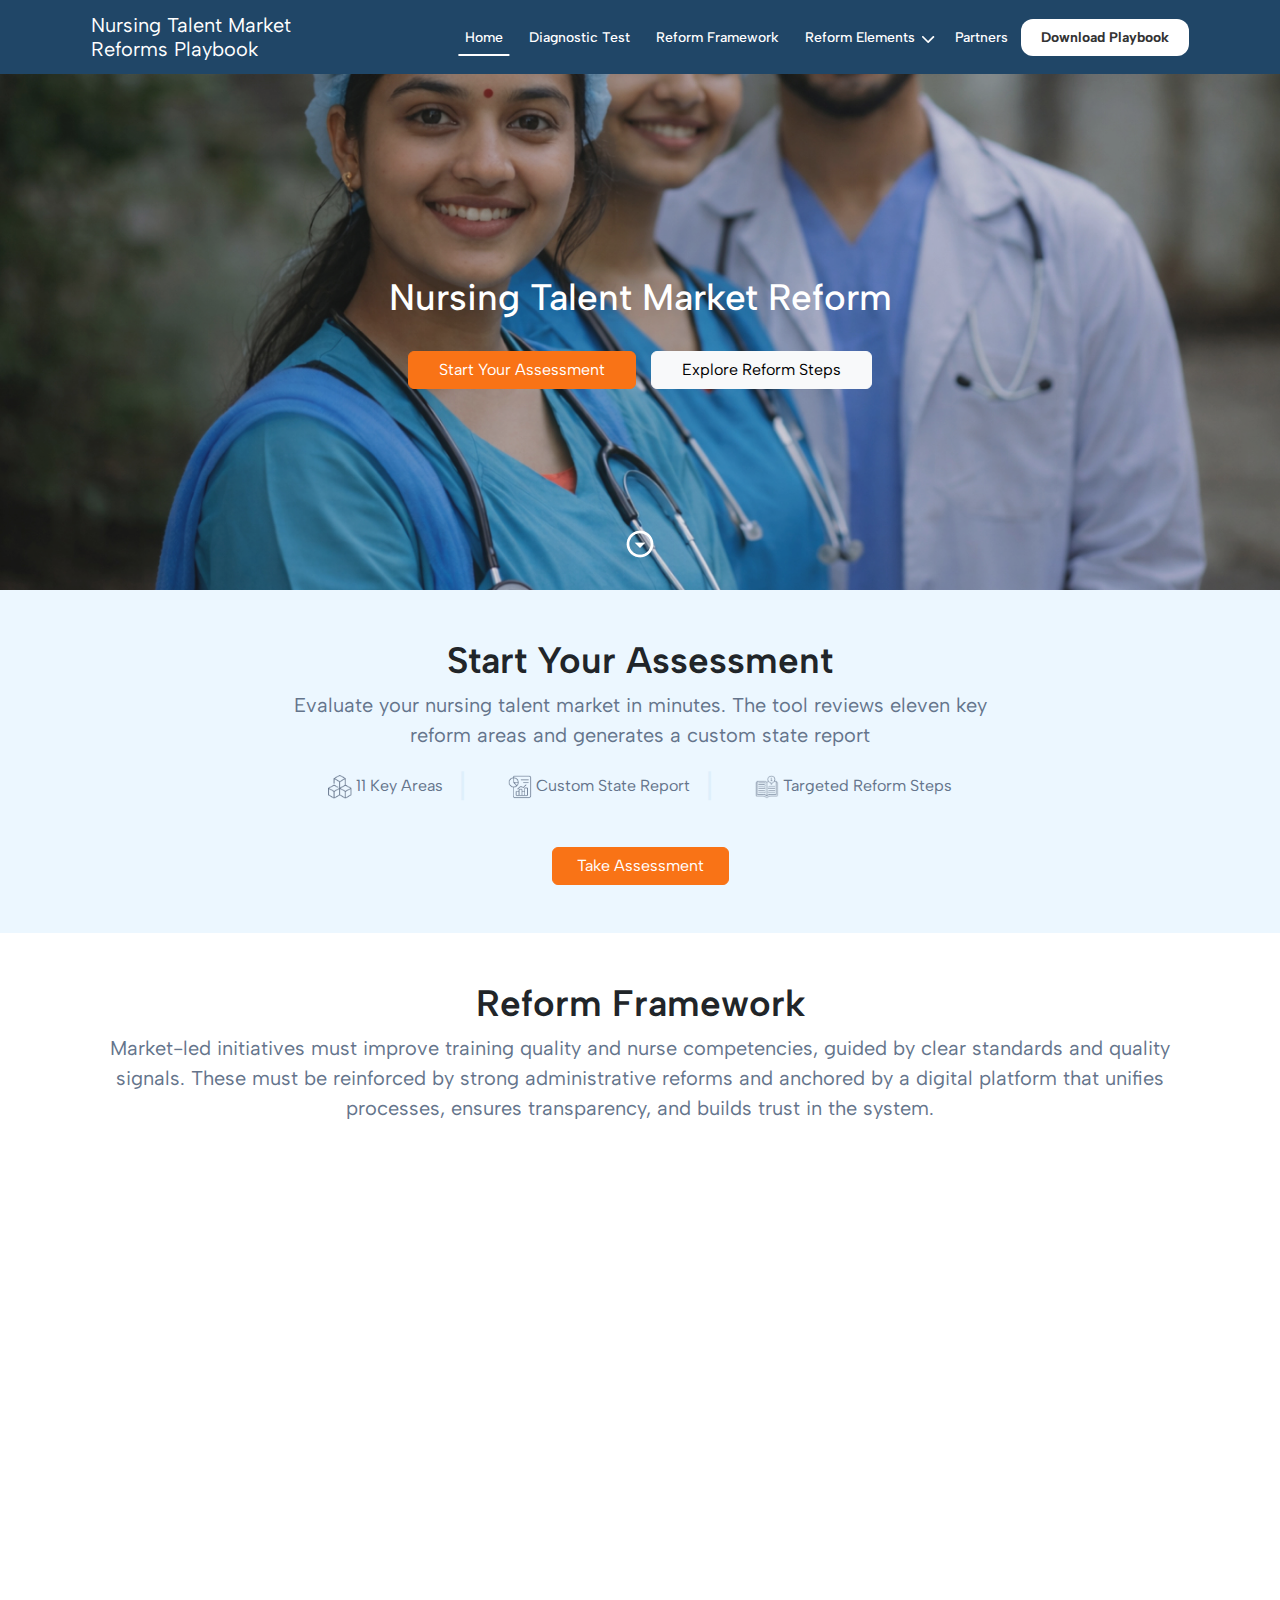
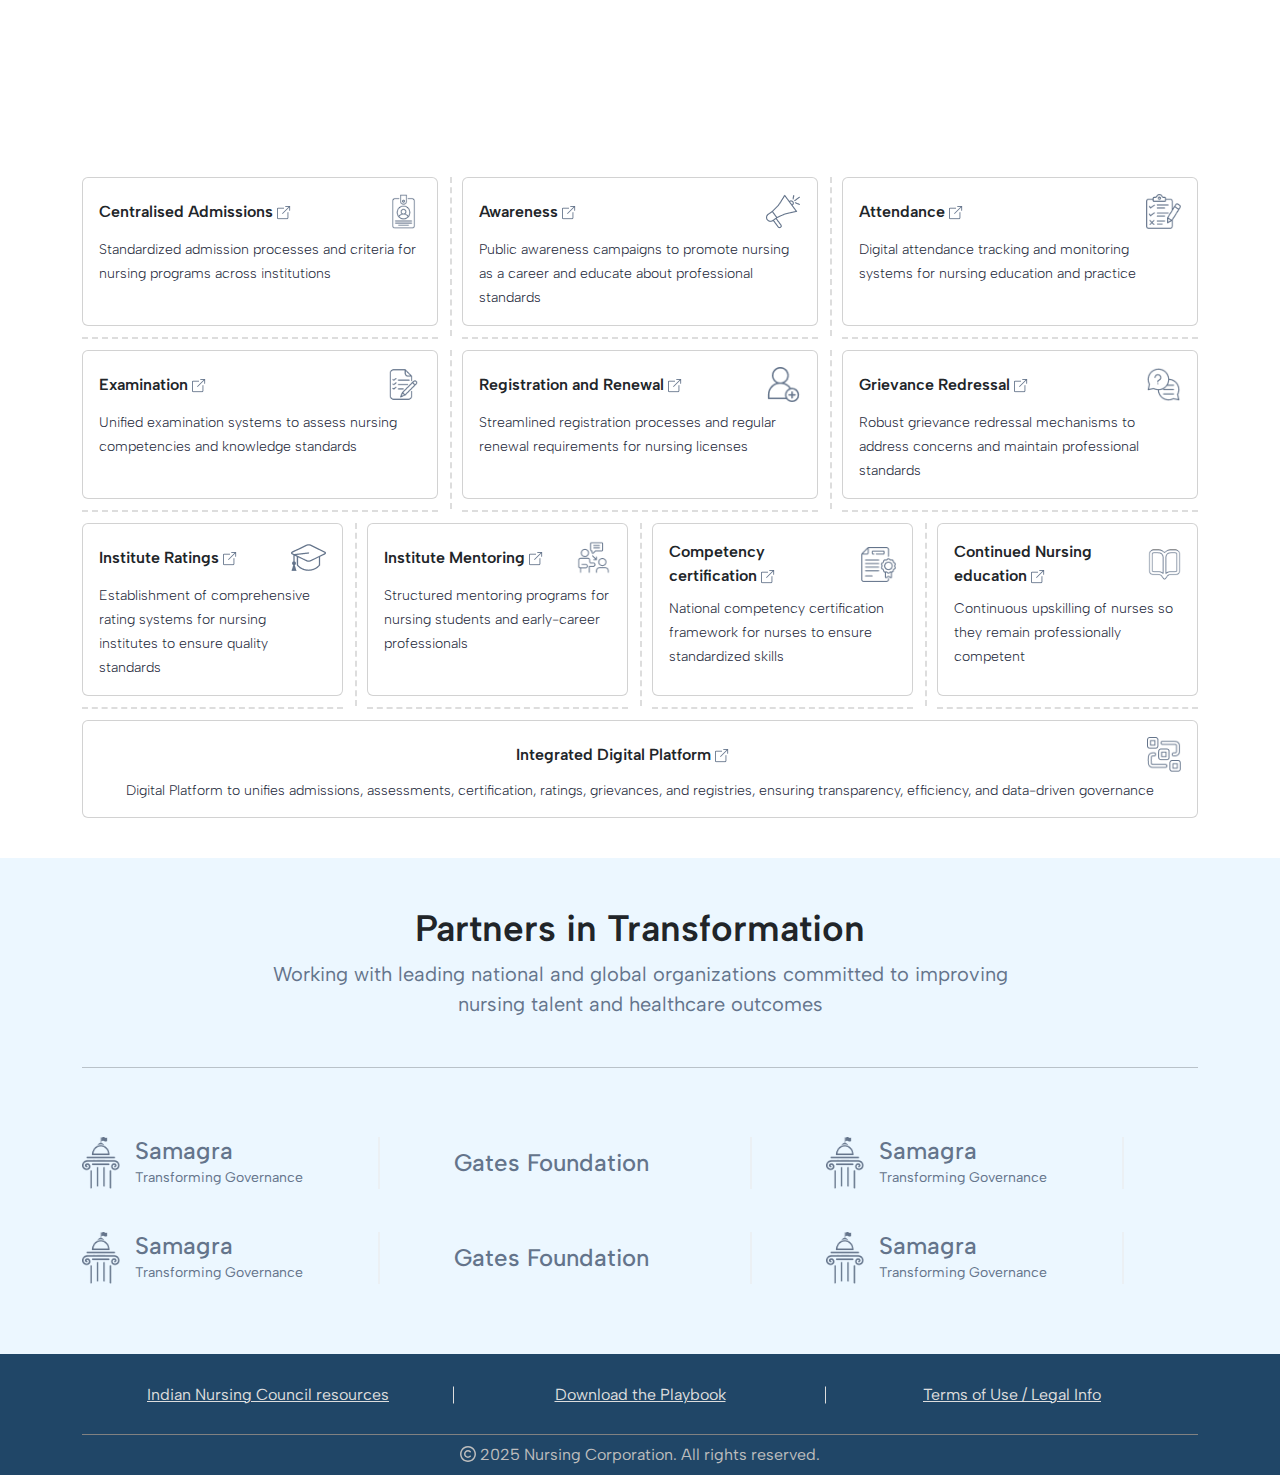
<file: index.html>
<!DOCTYPE html>
<html lang="en">

<head>
    <meta charset="UTF-8">
    <meta name="viewport" content="width=device-width, initial-scale=1.0">
    <!-- <link rel="icon" type="image/x-icon" href="./assets/images/favicon.ico"> -->
    <!-- CSS  -->
    <link href="./assets/css/bootstrap.min.css" rel="stylesheet">
    <link href="./assets/css/styles_ntmr_playbook.css" rel="stylesheet">
    <link rel="stylesheet" href="assets/css/bootstrap-icons.css">
    <link rel="stylesheet" href="assets/css/all.min.css">
    <link rel="stylesheet" href="assets/css/aos.css">

    <!-- SCRIPTS  -->
    <script type="text/javascript" src="./assets/js/jquery.min.js"></script>
    <script type="text/javascript" src="./assets/js/bootstrap.bundle.min.js"></script>
    <script type="text/javascript" src="assets/js/all.min.js"></script>
    <script type="text/javascript" src="assets/js/aos.js"></script>

    <title>NTMR Playbook HOME</title>
</head>

<body>
    <a id="button"></a>
    <div class="container-fluid">
        <div class="row" style="background-color: #204667;">
            <div class="col-sm-12 p-0">
                <div class="top_m fixed-top" style="background-color: #204667;">
                    <div class="ntmr_container">
                        <div class="row">
                            <div class="col-sm-12">
                                <nav class="navbar navbar-expand-lg navbar-dark" style="background-color: #204667;">

                                    <div class="container-fluid">
                                        <a class="navbar-brand" href="javascript:void(0)" style="line-height: 1.2;">
                                            <div class="d-flex justify-content-start align-items-center gap-0">
                                                <!-- <img src="./assets/images/new_NTMR-logo.svg" height="50px" alt=""> -->
                                                <span> Nursing Talent Market <br>
                                                    Reforms Playbook</span>
                                            </div>
                                        </a>
                                        <button class="navbar-toggler border-0" type="button" data-bs-toggle="collapse"
                                            data-bs-target="#mynavbar">
                                            <!-- <span class="navbar-toggler-icon"></span> -->
                                            <img style="width: 25px;" src="./assets/images/Menu.png">
                                        </button>
                                        <div class="collapse navbar-collapse" id="mynavbar">
                                            <ul class="navbar-nav ms-auto">
                                                <li class="nav-item">
                                                    <a class="nav-link active" href="index.html">Home</a>
                                                </li>
                                                <li class="nav-item">
                                                    <a class="nav-link" href="disclaimer.html">Diagnostic Test</a>
                                                </li>
                                                <li class="nav-item">
                                                    <a class="nav-link" href="ReformFramework.html">Reform Framework</a>
                                                </li>
                                                <li class="nav-item dropdown">
                                                    <a class="nav-link dropdown-toggle" href="#" role="button"
                                                        data-bs-toggle="dropdown">Reform Elements
                                                        <span class="arrow"></span> </a>
                                                    <ul class="dropdown-menu">
                                                        <li><a class="dropdown-item"
                                                                href=" CentralisedAdmissions.html">Centralised
                                                                Admissions</a></li>
                                                        <li><a class="dropdown-item" href="Awareness.html">Awareness</a>
                                                        </li>
                                                        <li><a class="dropdown-item"
                                                                href="Examination.html">Examination</a>
                                                        </li>
                                                        <li><a class="dropdown-item"
                                                                href="Registrationrenewal.html">Registration and
                                                                Renewal</a>
                                                        </li>
                                                        <li><a class="dropdown-item"
                                                                href="GrievanceRedressal.html">Grievance Redressal</a>
                                                        </li>
                                                        <li><a class="dropdown-item"
                                                                href="InstituteRatings.html">Institute
                                                                Ratings</a></li>
                                                        <li><a class="dropdown-item"
                                                                href="InstituteMentoring.html">Institute Mentoring</a>
                                                        </li>
                                                        <li><a class="dropdown-item"
                                                                href="Competencycertification.html">Competency
                                                                Certification</a></li>
                                                        <li><a class="dropdown-item"
                                                                href="ContinuedNursingeducation.html">Continued Nursing
                                                                Education</a></li>
                                                        <li><a class="dropdown-item"
                                                                href="IntegratedDigitalPlatform.html">Integrated Digital
                                                                Platform</a></li>
                                                    </ul>
                                                </li>
                                                <li class="nav-item">
                                                    <a class="nav-link" href="Partners.html">Partners</a>
                                                </li>
                                                <li class="nav-item">
                                                    <a class="nav-link" href="DownloadPlaybook.html">
                                                        Download Playbook</a>
                                                </li>
                                            </ul>
                                        </div>
                                    </div>
                                </nav>
                            </div>
                        </div>
                    </div>
                </div>
            </div>
        </div>
    </div>
    <div class="container-fluid pt_76">
        <div class="row">
            <div class="col-sm-12 p-0">
                <div class="position-relative">
                    <img class="w-100 bann_img_sty" src="./assets/images/img_2.jpg" alt="">
                    <div class="banner_content">
                        <div>
                            <h1 class="abs-medium text-white text-center">Nursing Talent Market Reform</h1>
                        </div>
                        <div class="banner_btn mt-4">
                            <a href="disclaimer.html" class="btn btn-warning p-lr btn_w-100">Start Your
                                Assessment</a>
                            <a href="#" class="btn btn-light p-lr btn_w-100">Explore Reform Steps</a>
                        </div>
                    </div>
                    <section>
                        <div class="arrow_down">
                            <a href="#">
                                <img class="text_animation" src="./assets/images/arrow_drop_down_circle.png" alt="">
                            </a>
                        </div>
                    </section>
                </div>
            </div>
        </div>
    </div>
    <div class="container-fluid">
        <div class="row" style="background-color: #ECF7FF;">
            <div class="col-sm-12 p-0">
                <div class="container">
                    <div class="row py-5">
                        <div class="col-sm-12">
                            <h1 class="abs-SemiBold text-center">Start Your Assessment</h1>
                            <h5 class="abs-regular text-center p-color line-height-15">Evaluate your nursing talent
                                market in minutes.
                                The tool
                                reviews eleven key<br> reform
                                areas
                                and generates a custom state
                                report</h5>
                            <div class="banner_btn m-upd mt-4 mb-5">

                                <span class="p-color">
                                    <img src="./assets/images/keyarea-icon.png" alt="" style="height: 24px;"> 11 Key
                                    Areas
                                </span>
                                <span class="lines">|</span>
                                <span class="p-color">
                                    <img src="./assets/images/custonsite-icon.png" alt="" style="height: 24px;"> Custom
                                    State Report
                                </span>
                                <span class="lines">|</span>
                                <span class="p-color">
                                    <img src="./assets/images/information.png" alt="" style="height: 24px;"> Targeted
                                    Reform Steps
                                </span>
                            </div>
                            <center>
                                <a href="AssessmentDisclaimer.html" class="btn btn-warning px-4 btn_w-100">Take
                                    Assessment</a>
                            </center>
                        </div>
                    </div>
                </div>
            </div>
        </div>
    </div>
    <div class="container-fluid">
        <div class="row">
            <div class="col-sm-12 p-0">
                <div class="container">
                    <div class="row pt-5">
                        <div class="col-sm-12">
                            <h1 class="abs-SemiBold text-center">Reform Framework</h1>
                            <h5 class="abs-regular text-center p-color line-height-15 m-font-size">Market-led
                                initiatives must improve training quality and nurse competencies, guided by clear
                                standards and quality signals. These must be reinforced by strong administrative reforms
                                and anchored by a digital platform that unifies processes, ensures transparency, and
                                builds trust in the system.</h5>
                        </div>
                    </div>
                </div>
            </div>
        </div>
    </div>

    <div class="container-fluid">
        <div class="row">
            <div class="col-xl-11 col-lg-11 col-md-11 col-sm-12 m-auto">

                <div class="gif-container">
                    <img id="gifPlayer" class="gif-player play-once-visible" src="./assets/images/first_frame.png"
                        data-gif="./assets/images/animation.gif" data-first-frame="./assets/images/first_frame.png"
                        data-last-frame="./assets/images/last_frame.png" data-duration="12780" alt="Animation">
                </div>
                <!-- <img class="w-100 c_height" src="./assets/images/diagram.gif"> -->
            </div>
        </div>
    </div>
    <div class="container-fluid">
        <div class="row">
            <div class="col-sm-12 p-0">
                <div class="container">
                    <div class="row mb-3">
                        <div class="col-xl-4 col-lg-4 col-md-4 col-sm-6 mb-4 dash-bottom">
                            <div class="card card_sty">
                                <div class="card-body">
                                    <div class="d-flex justify-content-between align-items-center g-2 mb-2">
                                        <p class="abs-SemiBold mb-0">Centralised Admissions <img
                                                src="./assets/images/External_Link.png"> </p>
                                        <img class="h-35" src="./assets/images/id-card 1.png">
                                    </div>
                                    <small class="abs-light card_sm_fcolor">Standardized admission processes
                                        and criteria for nursing programs across institutions</small>
                                </div>
                            </div>
                        </div>
                        <div class="col-xl-4 col-lg-4 col-md-4 col-sm-6 mb-4 dash-bottom dash-left">
                            <div class="card card_sty">
                                <div class="card-body">
                                    <div class="d-flex justify-content-between align-items-center g-2 mb-2">
                                        <p class="abs-SemiBold mb-0">Awareness <img
                                                src="./assets/images/External_Link.png"> </p>
                                        <img class="h-35" src="./assets/images/advertising.png">
                                    </div>
                                    <small class="abs-light card_sm_fcolor">Public awareness campaigns to promote
                                        nursing as a career and educate about professional standards</small>
                                </div>
                            </div>
                        </div>
                        <div class="col-xl-4 col-lg-4 col-md-4 col-sm-6 mb-4 dash-bottom dash-left">
                            <div class="card card_sty">
                                <div class="card-body">
                                    <div class="d-flex justify-content-between align-items-center g-2 mb-2">
                                        <p class="abs-SemiBold mb-0">Attendance <img
                                                src="./assets/images/External_Link.png"> </p>
                                        <img class="h-35" src="./assets/images/Group.png">
                                    </div>
                                    <small class="abs-light card_sm_fcolor">Digital attendance tracking and monitoring
                                        systems for nursing education and practice</small>
                                </div>
                            </div>
                        </div>
                        <div class="col-xl-4 col-lg-4 col-md-4 col-sm-6 mb-4 dash-bottom dash-left1 ">
                            <div class="card card_sty">
                                <div class="card-body">
                                    <div class="d-flex justify-content-between align-items-center g-2 mb-2">
                                        <p class="abs-SemiBold mb-0">Examination <img
                                                src="./assets/images/External_Link.png"> </p>
                                        <img class="h-35" src="./assets/images/exam.png">
                                    </div>
                                    <small class="abs-light card_sm_fcolor">Unified examination systems to assess
                                        nursing competencies and knowledge standards</small>
                                </div>
                            </div>
                        </div>
                        <div class="col-xl-4 col-lg-4 col-md-4 col-sm-6 mb-4 dash-bottom dash-left ">
                            <div class="card card_sty">
                                <div class="card-body">
                                    <div class="d-flex justify-content-between align-items-center g-2 mb-2">
                                        <p class="abs-SemiBold mb-0">Registration and Renewal <img
                                                src="./assets/images/External_Link.png">
                                        </p>
                                        <img class="h-35" src="./assets/images/add-user.png">
                                    </div>
                                    <small class="abs-light card_sm_fcolor">Streamlined registration processes and
                                        regular renewal requirements for nursing licenses</small>
                                </div>
                            </div>
                        </div>
                        <div class="col-xl-4 col-lg-4 col-md-4 col-sm-6 mb-4 dash-bottom dash-left ">
                            <div class="card card_sty">
                                <div class="card-body">
                                    <div class="d-flex justify-content-between align-items-center g-2 mb-2">
                                        <p class="abs-SemiBold mb-0">Grievance Redressal <img
                                                src="./assets/images/External_Link.png"> </p>
                                        <img class="h-35" src="./assets/images/question.png">
                                    </div>
                                    <small class="abs-light card_sm_fcolor">Robust grievance redressal mechanisms to
                                        address concerns and maintain professional standards</small>
                                </div>
                            </div>
                        </div>
                        <div class="col-xl-3 col-lg-3 col-md-4 col-sm-6 mb-4 dash-bottom dash-left1">
                            <div class="card card_sty">
                                <div class="card-body">
                                    <div class="d-flex justify-content-between align-items-center g-2 mb-2">
                                        <p class="abs-SemiBold mb-0">Institute Ratings <img
                                                src="./assets/images/External_Link.png"> </p>
                                        <img class="h-35" src="./assets/images/graduation-cap.png">
                                    </div>
                                    <small class="abs-light card_sm_fcolor">Establishment of comprehensive rating
                                        systems for nursing institutes to ensure quality standards</small>
                                </div>
                            </div>
                        </div>
                        <div class="col-xl-3 col-lg-3 col-md-4 col-sm-6 mb-4 dash-bottom dash-left ">
                            <div class="card card_sty">
                                <div class="card-body">
                                    <div class="d-flex justify-content-between align-items-center g-2 mb-2">
                                        <p class="abs-SemiBold mb-0">Institute Mentoring <img
                                                src="./assets/images/External_Link.png"> </p>
                                        <img class="h-35" src="./assets/images/instructing.png">
                                    </div>
                                    <small class="abs-light card_sm_fcolor">Structured mentoring programs for nursing
                                        students and early-career professionals</small>
                                </div>
                            </div>
                        </div>
                        <div class="col-xl-3 col-lg-3 col-md-4 col-sm-6 mb-4 dash-bottom dash-left ">
                            <div class="card card_sty">
                                <div class="card-body">
                                    <div class="d-flex justify-content-between align-items-center g-2 mb-2">
                                        <p class="abs-SemiBold mb-0">Competency <br>certification <img
                                                src="./assets/images/External_Link.png">
                                        </p>
                                        <img class="h-35" src="./assets/images/certificate.png">
                                    </div>
                                    <small class="abs-light card_sm_fcolor">National competency certification framework
                                        for nurses to ensure standardized skills</small>
                                </div>
                            </div>
                        </div>
                        <div class="col-xl-3 col-lg-3 col-md-4 col-sm-6 mb-4 dash-bottom dash-left ">
                            <div class="card card_sty">
                                <div class="card-body">
                                    <div class="d-flex justify-content-between align-items-center g-2 mb-2">
                                        <p class="abs-SemiBold mb-0">Continued Nursing education <img
                                                src="./assets/images/External_Link.png">
                                        </p>
                                        <img class="h-35" src="./assets/images/hx_book-open.png">
                                    </div>
                                    <small class="abs-light card_sm_fcolor">Continuous upskilling of nurses so they
                                        remain professionally competent</small>
                                </div>
                            </div>
                        </div>
                        <div class="col-sm-12 mb-4 ">
                            <div class="card card_sty">
                                <div class="card-body">
                                    <div class="d-flex justify-content-between align-items-center g-2 mb-2">
                                        <p class="abs-SemiBold mb-0 new_text-center w-100">Integrated Digital Platform
                                            <img src="./assets/images/External_Link.png">
                                        </p>
                                        <img class="h-35" src="./assets/images/Color.png">
                                    </div>
                                    <!-- <center> -->
                                    <small class="abs-light card_sm_fcolor new_text-center w-100 float-start">Digital
                                        Platform to
                                        unifies admissions,
                                        assessments, certification, ratings, grievances, and registries, ensuring
                                        transparency, efficiency, and data-driven governance</small>
                                    <!-- </center> -->
                                </div>
                            </div>
                        </div>
                    </div>
                </div>
            </div>
        </div>
    </div>








    <div class="container-fluid">
        <div class="row" style="background-color: #ECF7FF;">
            <div class="col-sm-12 p-0">
                <div class="container">
                    <div class="row py-5">
                        <div class="col-sm-12">
                            <h1 class="abs-SemiBold text-center">Partners in Transformation</h1>
                            <h5 class="abs-regular text-center p-color line-height-15 mb-5 m-font-size">Working with
                                leading
                                national and
                                global organizations committed to improving<br> nursing talent and healthcare outcomes
                            </h5>
                            <hr>
                            <div class="my-5">
                                <ul class="pnt_ul">
                                    <li>
                                        <img src="./assets/images/sarag.png">
                                        <div>
                                            <h4 class="mb-0 p-color abs-medium m-font-size">Samagra</h4>
                                            <small class="p-color">Transforming Governance </small>
                                        </div>
                                    </li>
                                    <li>
                                        <div>
                                            <h4 class="mb-0 p-color abs-medium m-font-size">Gates Foundation</h4>
                                        </div>
                                    </li>
                                    <li>
                                        <img src="./assets/images/sarag.png">
                                        <div>
                                            <h4 class="mb-0 p-color abs-medium m-font-size">Samagra</h4>
                                            <small class="p-color">Transforming Governance </small>
                                        </div>
                                    </li>
                                    <li>
                                        <img src="./assets/images/sarag.png">
                                        <div>
                                            <h4 class="mb-0 p-color abs-medium m-font-size">Samagra</h4>
                                            <small class="p-color">Transforming Governance </small>
                                        </div>
                                    </li>
                                    <li>
                                        <div>
                                            <h4 class="mb-0 p-color abs-medium m-font-size">Gates Foundation</h4>
                                        </div>
                                    </li>
                                    <li>
                                        <img src="./assets/images/sarag.png">
                                        <div>
                                            <h4 class="mb-0 p-color abs-medium m-font-size">Samagra</h4>
                                            <small class="p-color">Transforming Governance </small>
                                        </div>
                                    </li>
                                </ul>
                            </div>
                        </div>
                    </div>
                </div>
            </div>
        </div>
    </div>
    <!-- FOOTER HTML  -->
    <div class="container-fluid">
        <div class="row" style="background-color: #204667;">
            <div class="col-sm-12 p-0">
                <div class="container">
                    <div class="row pt-4">
                        <div class="col-sm-12">
                            <div class="res_mob d-flex justify-content-start gap-0 align-items-center">
                                <div class="">
                                    <!-- <h5 class="text-white">Nursing Talent Market <br>
                                        Reforms Playbook</h5> -->
                                    <!-- <img src="./assets/images/new_NTMR-logo.svg" height="50px" alt=""> -->
                                </div>
                                <div class="w-100">
                                    <!-- <p class="bb">Resource & Links</p> -->
                                    <ul class="footer_ul">
                                        <li>
                                            <a href="ndianNursingCouncilresources.html">Indian Nursing Council
                                                resources</a>
                                        </li>
                                        <li>
                                            <a href="DownloadPlaybook.html">Download the Playbook</a>
                                        </li>
                                        <li>
                                            <a href="LegalInfo.html">Terms of Use / Legal Info</a>
                                        </li>
                                    </ul>
                                </div>
                            </div>
                            <center class="pt-2 pb-2">
                                <p class="mb-0" style="color: #bdbdbd;"><i class="fa-regular fa-copyright"></i> 2025
                                    Nursing
                                    Corporation. All rights
                                    reserved.</p>
                            </center>
                        </div>
                    </div>
                </div>
            </div>
        </div>
    </div>
</body>
<script type="text/javascript">
    AOS.init({
        duration: 1000
    });
    var btn = $('#button');

    $(window).scroll(function () {
        if ($(window).scrollTop() > 300) {
            btn.addClass('show');
        } else {
            btn.removeClass('show');
        }
    });

    btn.on('click', function (e) {
        e.preventDefault();
        $('html, body').animate({ scrollTop: 0 }, '300');
    });
</script>
<script>
    window.addEventListener("scroll", function () {
        const top_m = document.querySelector(".top_m");

        if (window.scrollY > 74) {
            top_m.classList.add("scrolled");
        } else {
            top_m.classList.remove("scrolled");
        }
    });
</script>
<script>
    class PlayOnceGif {
        constructor(imgElement) {
            this.img = imgElement;
            this.gifSrc = imgElement.dataset.gif;
            this.firstFrame = imgElement.dataset.firstFrame;
            this.lastFrame = imgElement.dataset.lastFrame;
            this.duration = parseInt(imgElement.dataset.duration) || 3000;
            this.hasPlayed = false;
            this.isPlaying = false;
            this.timer = null;

            this.setupObserver();
        }

        setupObserver() {
            const observer = new IntersectionObserver((entries) => {
                entries.forEach(entry => {
                    if (entry.isIntersecting && !this.hasPlayed && !this.isPlaying) {
                        this.play();
                    }
                });
            }, {
                threshold: 0.5  // Trigger when 50% visible
            });

            observer.observe(this.img);
        }

        play() {
            if (this.isPlaying) return;

            this.isPlaying = true;
            this.hasPlayed = true;

            // Force reload the GIF to play from start
            this.img.src = '';
            this.img.src = this.gifSrc;

            this.updateStatus('playing', '▶️ GIF is playing...');

            // Stop after duration
            this.timer = setTimeout(() => {
                this.stop();
            }, this.duration);
        }

        stop() {
            this.isPlaying = false;
            this.img.src = this.lastFrame;

            this.updateStatus('stopped', '✅ GIF finished playing (showing last frame)');

            // Show replay button
            const replayBtn = document.getElementById('replayBtn');
            if (replayBtn) {
                replayBtn.style.display = 'block';
            }
        }

        replay() {
            this.hasPlayed = false;
            this.isPlaying = false;
            if (this.timer) clearTimeout(this.timer);
            this.play();
        }

        updateStatus(className, text) {
            const status = document.getElementById('status');
            if (status) {
                status.className = 'status ' + className;
                status.textContent = text;
            }
        }
    }

    // Initialize
    document.addEventListener('DOMContentLoaded', () => {
        const gifElement = document.getElementById('gifPlayer');
        const gifController = new PlayOnceGif(gifElement);

        // Replay button
        const replayBtn = document.getElementById('replayBtn');
        if (replayBtn) {
            replayBtn.addEventListener('click', () => {
                replayBtn.style.display = 'none';
                gifController.replay();
            });
        }
    });
</script>

</html>
</file>
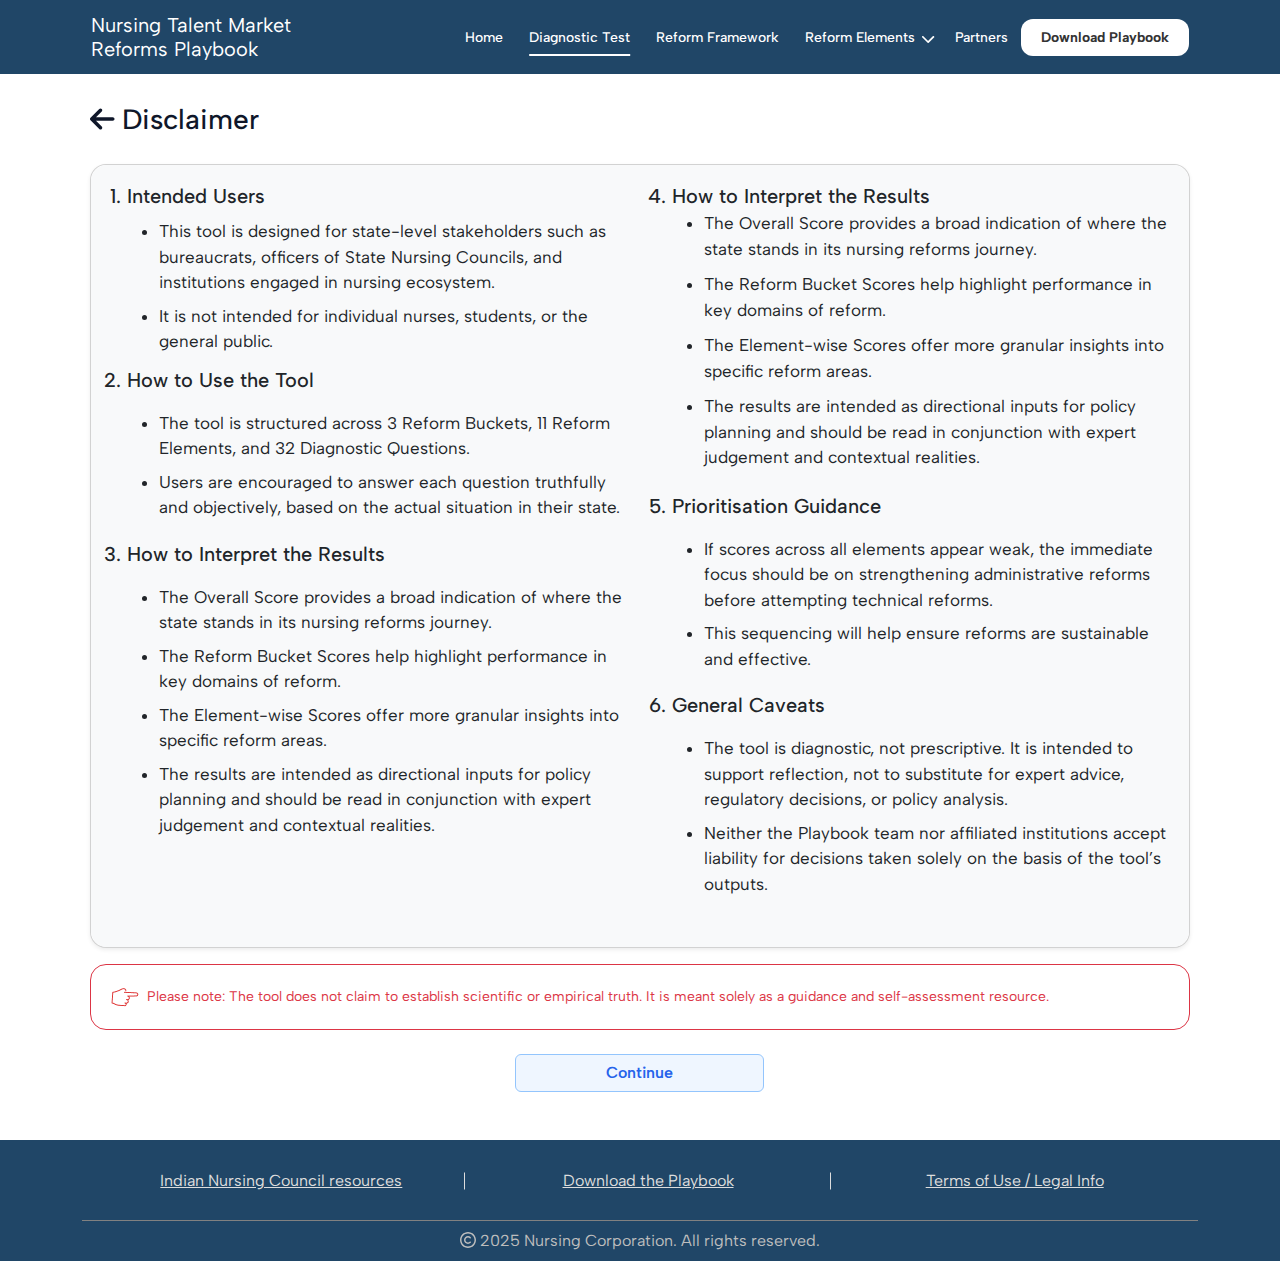
<file: disclaimer.html>
<!DOCTYPE html>
<html lang="en">

<head>
    <meta charset="UTF-8">
    <meta name="viewport" content="width=device-width, initial-scale=1.0">
    <!-- <link rel="icon" type="image/x-icon" href="./assets/images/favicon.ico"> -->
    <!-- CSS  -->
    <link href="./assets/css/bootstrap.min.css" rel="stylesheet">
    <link href="./assets/css/styles_ntmr_playbook.css" rel="stylesheet">
    <link rel="stylesheet" href="assets/css/bootstrap-icons.css">
    <link rel="stylesheet" href="assets/css/all.min.css">
    <link rel="stylesheet" href="assets/css/aos.css">

    <!-- SCRIPTS  -->
    <script type="text/javascript" src="./assets/js/jquery.min.js"></script>
    <script type="text/javascript" src="./assets/js/bootstrap.bundle.min.js"></script>
    <script type="text/javascript" src="assets/js/all.min.js"></script>
    <script type="text/javascript" src="assets/js/aos.js"></script>

    <title>NTMR Playbook HOME</title>
</head>

<body>
    <a id="button"></a>
    <div class="container-fluid">
        <div class="row" style="background-color: #204667;">
            <div class="col-sm-12 p-0">
                <div class="top_m fixed-top" style="background-color: #204667;">
                    <div class="ntmr_container">
                        <div class="row">
                            <div class="col-sm-12">
                                <nav class="navbar navbar-expand-lg navbar-dark" style="background-color: #204667;">

                                    <div class="container-fluid">
                                        <a class="navbar-brand" href="javascript:void(0)" style="line-height: 1.2;">
                                            <div class="d-flex justify-content-start align-items-center">
                                                <!-- <img src="./assets/images/new_NTMR-logo.png" height="50px" alt=""> -->
                                                <span> Nursing Talent Market <br>
                                                    Reforms Playbook</span>
                                            </div>
                                        </a>
                                        <button class="navbar-toggler border-0" type="button" data-bs-toggle="collapse"
                                            data-bs-target="#mynavbar">
                                            <!-- <span class="navbar-toggler-icon"></span> -->
                                            <img style="width: 25px;" src="./assets/images/Menu.png">
                                        </button>
                                        <div class="collapse navbar-collapse" id="mynavbar">
                                            <ul class="navbar-nav ms-auto">
                                                <li class="nav-item">
                                                    <a class="nav-link " href="index.html">Home</a>
                                                </li>
                                                <li class="nav-item">
                                                    <a class="nav-link active" href="disclaimer.html">Diagnostic
                                                        Test</a>
                                                </li>
                                                <li class="nav-item">
                                                    <a class="nav-link" href="ReformFramework.html">Reform Framework</a>
                                                </li>
                                                <li class="nav-item dropdown">
                                                    <a class="nav-link dropdown-toggle" href="#" role="button"
                                                        data-bs-toggle="dropdown">Reform Elements
                                                        <span class="arrow"></span> </a>
                                                    <ul class="dropdown-menu">
                                                        <li><a class="dropdown-item"
                                                                href=" CentralisedAdmissions.html">Centralised
                                                                Admissions</a></li>
                                                        <li><a class="dropdown-item" href="Awareness.html">Awareness</a>
                                                        </li>
                                                        <li><a class="dropdown-item"
                                                                href="Examination.html">Examination</a>
                                                        </li>
                                                        <li><a class="dropdown-item"
                                                                href="Registrationrenewal.html">Registration and
                                                                Renewal</a>
                                                        </li>
                                                        <li><a class="dropdown-item"
                                                                href="GrievanceRedressal.html">Grievance Redressal</a>
                                                        </li>
                                                        <li><a class="dropdown-item"
                                                                href="InstituteRatings.html">Institute
                                                                Ratings</a></li>
                                                        <li><a class="dropdown-item"
                                                                href="InstituteMentoring.html">Institute Mentoring</a>
                                                        </li>
                                                        <li><a class="dropdown-item"
                                                                href="Competencycertification.html">Competency
                                                                Certification</a></li>
                                                        <li><a class="dropdown-item"
                                                                href="ContinuedNursingeducation.html">Continued Nursing
                                                                Education</a></li>
                                                        <li><a class="dropdown-item"
                                                                href="IntegratedDigitalPlatform.html">Integrated Digital
                                                                Platform</a></li>
                                                    </ul>
                                                </li>
                                                <li class="nav-item">
                                                    <a class="nav-link" href="Partners.html">Partners</a>
                                                </li>
                                                <li class="nav-item">
                                                    <a class="nav-link" href="DownloadPlaybook.html">
                                                        Download Playbook</a>
                                                </li>
                                            </ul>
                                        </div>
                                    </div>
                                </nav>
                            </div>
                        </div>
                    </div>
                </div>
            </div>
        </div>
    </div>
    <div class="container-fluid pt_76">
        <div class="row">
            <div class="col-sm-12">
                <div class="ntmr_container">
                    <div class="row">
                        <div class="col-sm-12 py-4">
                            <a class="link" href="index.html" style="font-size: 28px;">
                                <i class="fa-solid fa-arrow-left pe-2"></i>Disclaimer
                            </a>
                        </div>
                        <div class="col-sm-12">
                            <div class="card shadow-sm mb-3 rounded-4">
                                <div class="card-body bg-light rounded-4">
                                    <div class="row">
                                        <div class="col-xl-6 col-lg-6 col-md-6 col-sm-12">
                                            <ol class="list_unstyled abs-medium">
                                                <li><span class="abs-medium f_20">Intended Users</span>
                                                    <ul class="inn_list_unstyled abs-regular" style="list-style: disc;">
                                                        <li>This tool is designed for state-level stakeholders such as
                                                            bureaucrats,
                                                            officers of State Nursing Councils, and
                                                            institutions engaged in nursing ecosystem.
                                                        </li>
                                                        <li>It is not intended for individual nurses, students, or the
                                                            general public.
                                                        </li>
                                                    </ul>
                                                </li>
                                                <li><span class="abs-medium f_20">How to Use the Tool</span>
                                                    <ul class="inn_list_unstyled abs-regular pt-2 pb-2"
                                                        style="list-style: disc;">
                                                        <li>The tool is structured across 3 Reform Buckets, 11 Reform
                                                            Elements, and 32
                                                            Diagnostic Questions.
                                                        </li>
                                                        <li>Users are encouraged to answer each question truthfully and
                                                            objectively,
                                                            based on the actual situation in their state.
                                                        </li>
                                                    </ul>
                                                </li>
                                                <li><span class="abs-medium f_20">How to Interpret the Results</span>
                                                    <ul class="inn_list_unstyled abs-regular pt-2 pb-2"
                                                        style="list-style: disc;">
                                                        <li>The Overall Score provides a broad indication of where the
                                                            state stands in
                                                            its nursing reforms journey.
                                                        </li>
                                                        <li>The Reform Bucket Scores help highlight performance in key
                                                            domains of
                                                            reform.
                                                        </li>
                                                        <li>The Element-wise Scores offer more granular insights into
                                                            specific reform
                                                            areas.</li>
                                                        <li>The results are intended as directional inputs for policy
                                                            planning and
                                                            should be read in conjunction with expert
                                                            judgement and contextual realities.</li>
                                                    </ul>
                                                </li>
                                            </ol>
                                        </div>
                                        <div class="col-xl-6 col-lg-6 col-md-6 col-sm-12">
                                            <ol class="list_unstyled abs-medium" start="4">
                                                <li><span class="abs-medium f_20">How to Interpret the Results</span>
                                                    <ul class="abs-regular" style="list-style: disc;">
                                                        <li>The Overall Score provides a broad indication of where the
                                                            state stands in
                                                            its nursing reforms journey.
                                                        </li>
                                                        <li>The Reform Bucket Scores help highlight performance in key
                                                            domains of
                                                            reform.
                                                        </li>
                                                        <li>The Element-wise Scores offer more granular insights into
                                                            specific reform
                                                            areas.</li>
                                                        <li>The results are intended as directional inputs for policy
                                                            planning and
                                                            should be read in conjunction with expert
                                                            judgement and contextual realities.</li>
                                                    </ul>
                                                </li>
                                                <li><span class="abs-medium f_20">Prioritisation Guidance</span>
                                                    <ul class="inn_list_unstyled abs-regular pt-2 pb-2"
                                                        style="list-style: disc;">
                                                        <li>If scores across all elements appear weak, the immediate
                                                            focus should be on
                                                            strengthening administrative reforms before
                                                            attempting technical reforms.
                                                        </li>
                                                        <li>This sequencing will help ensure reforms are sustainable and
                                                            effective.
                                                        </li>
                                                    </ul>
                                                </li>
                                                <li><span class="abs-medium f_20">General Caveats</span>
                                                    <ul class="inn_list_unstyled abs-regular pt-2 pb-2"
                                                        style="list-style: disc;">
                                                        <li>The tool is diagnostic, not prescriptive. It is intended to
                                                            support
                                                            reflection, not to substitute for expert advice,
                                                            regulatory decisions, or policy analysis.
                                                        </li>
                                                        <li>Neither the Playbook team nor affiliated institutions accept
                                                            liability for
                                                            decisions taken solely on the basis of the
                                                            tool’s outputs.
                                                        </li>
                                                    </ul>
                                                </li>
                                            </ol>
                                        </div>
                                    </div>
                                </div>
                            </div>
                        </div>

                        <div class="col-sm-12 mb-4">
                            <div class="card border-danger rounded-4">
                                <div class="card-body text-danger rounded-4">
                                    <img src="./assets/images/hands.png" class="pe-1" alt="">
                                    <small> Please note: The tool does not claim to establish scientific or
                                        empirical truth. It
                                        is meant solely as a guidance and
                                        self-assessment resource.</small>
                                </div>
                            </div>
                            <center class="my-4">
                                <a href="Questionnaire.html" class="btn btn_continue ">Continue</a>
                            </center>
                        </div>
                    </div>
                </div>
            </div>
        </div>
    </div>










    <!-- FOOTER  -->
    <div class="container-fluid">
        <div class="row" style="background-color: #204667;">
            <div class="col-sm-12 p-0">
                <div class="container">
                    <div class="row pt-4">
                        <div class="col-sm-12">
                            <div class="res_mob d-flex justify-content-start gap-3 align-items-center">
                                <div class="">
                                    <!-- <h5 class="text-white">Nursing Talent Market <br>
                                        Reforms Playbook</h5> -->
                                    <!-- <img src="./assets/images/new_NTMR-logo.png" height="50px" alt=""> -->
                                </div>
                                <div class="w-100">
                                    <!-- <p class="bb">Resource & Links</p> -->
                                    <ul class="footer_ul">
                                        <li>
                                            <a href="ndianNursingCouncilresources.html">Indian Nursing Council
                                                resources</a>
                                        </li>
                                        <li>
                                            <a href="DownloadPlaybook.html">Download the Playbook</a>
                                        </li>
                                        <li>
                                            <a href="LegalInfo.html">Terms of Use / Legal Info</a>
                                        </li>
                                    </ul>
                                </div>
                            </div>
                            <center class="pt-2 pb-2">
                                <p class="mb-0" style="color: #bdbdbd;"><i class="fa-regular fa-copyright"></i> 2025
                                    Nursing
                                    Corporation. All rights
                                    reserved.</p>
                            </center>
                        </div>
                    </div>
                </div>
            </div>
        </div>
    </div>
</body>
<script>
    window.addEventListener("scroll", function () {
        const top_m = document.querySelector(".top_m");

        if (window.scrollY > 74) {
            top_m.classList.add("scrolled");
        } else {
            top_m.classList.remove("scrolled");
        }
    });
</script>
<script type="text/javascript">
    AOS.init({
        duration: 1000
    });
    var btn = $('#button');

    $(window).scroll(function () {
        if ($(window).scrollTop() > 300) {
            btn.addClass('show');
        } else {
            btn.removeClass('show');
        }
    });

    btn.on('click', function (e) {
        e.preventDefault();
        $('html, body').animate({ scrollTop: 0 }, '300');
    });
</script>

</html>
</file>
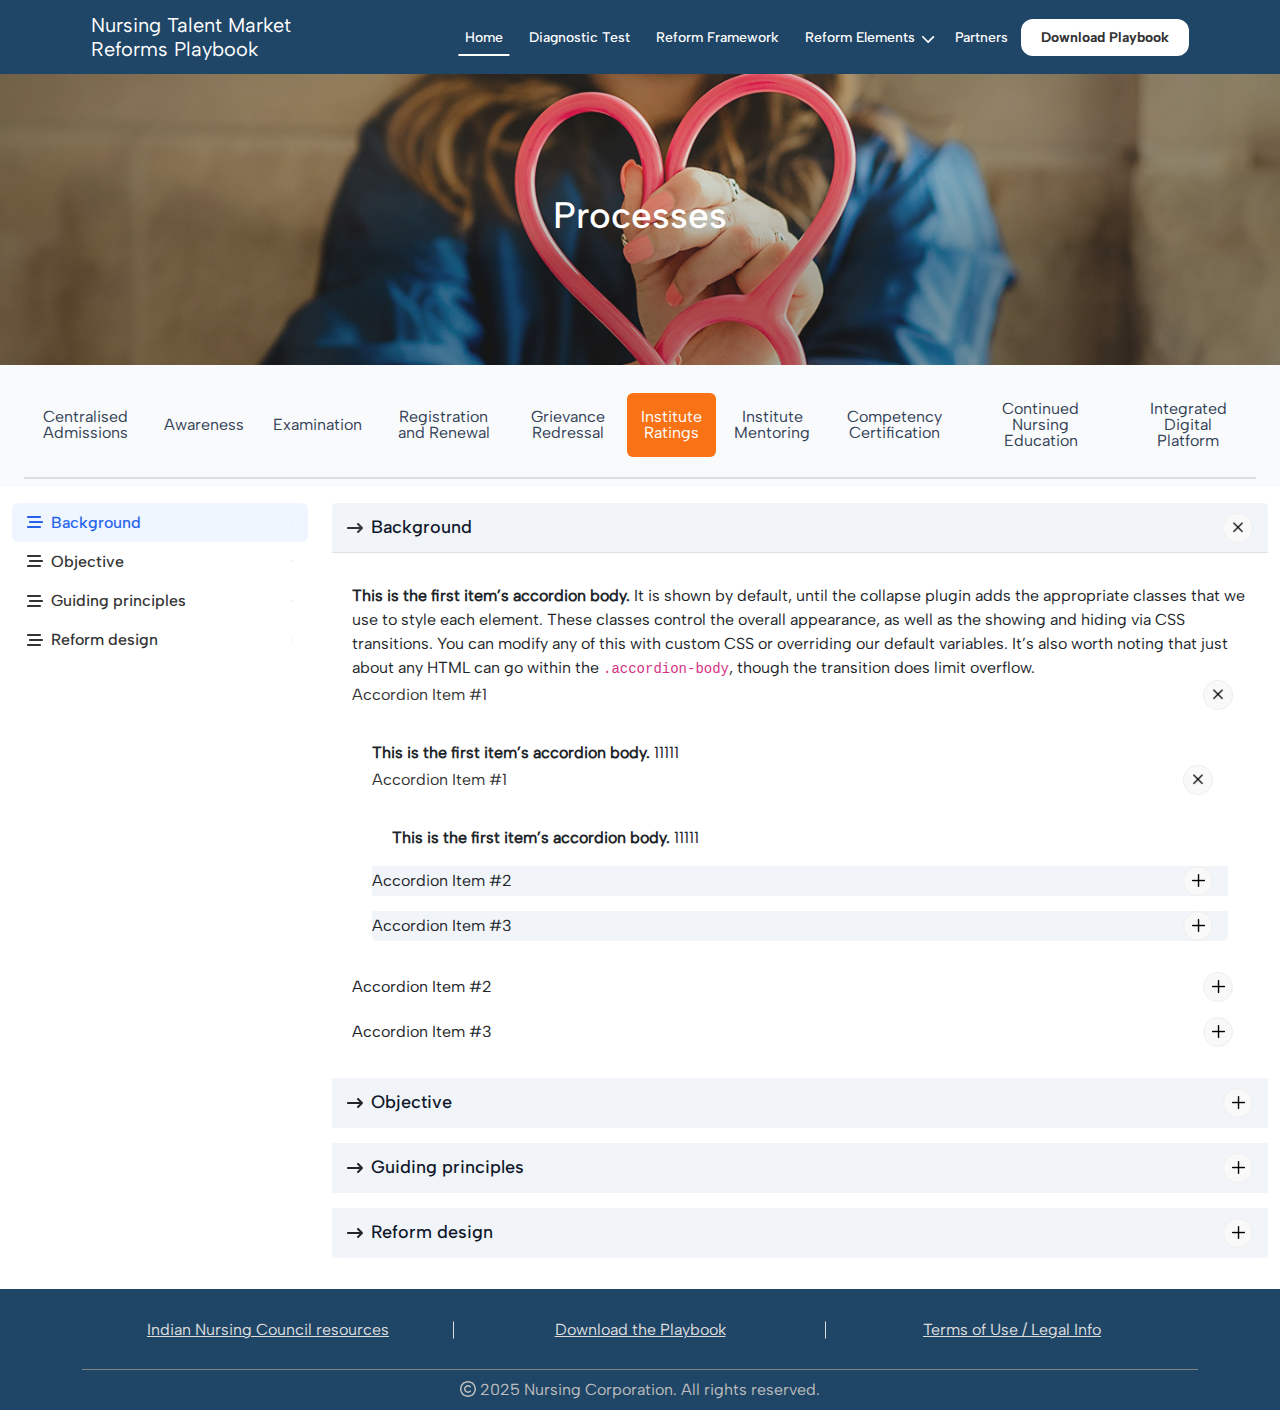
<file: InstituteRatings.html>
<!DOCTYPE html>
<html lang="en">

<head>
    <meta charset="UTF-8">
    <meta name="viewport" content="width=device-width, initial-scale=1.0">
    <!-- <link rel="icon" type="image/x-icon" href="./assets/images/favicon.ico"> -->
    <!-- CSS  -->
    <link href="./assets/css/bootstrap.min.css" rel="stylesheet">
    <link href="./assets/css/styles_ntmr_playbook.css" rel="stylesheet">
    <link rel="stylesheet" href="assets/css/bootstrap-icons.css">
    <link rel="stylesheet" href="assets/css/all.min.css">
    <link rel="stylesheet" href="assets/css/aos.css">

    <!-- SCRIPTS  -->
    <script type="text/javascript" src="./assets/js/jquery.min.js"></script>
    <script type="text/javascript" src="./assets/js/bootstrap.bundle.min.js"></script>
    <script type="text/javascript" src="assets/js/all.min.js"></script>
    <script type="text/javascript" src="assets/js/aos.js"></script>

    <title>NTMR Playbook HOME</title>
    <style>
        button.nav-link {
            color: #333;
            font-family: AlbertSans-Medium;
            border-bottom: 0px solid #dee2e6 !important;
            margin-bottom: 10px !important;
        }

        button.nav-link::after {
            height: 0px !important;
        }

        .nav-pills .nav-link.active,
        .nav-pills .show>.nav-link {
            color: #2563EB;
            background-color: #EFF6FF;
            border-bottom: 1px solid #dee2e6 !important;
        }

        .accordion-button::after {
            background-image: url(./assets/images/plus-104.png) !important;
            width: 30px;
            height: 30px;
            background-color: #f9f9f9;
            border-radius: 50px;
            display: flex;
            justify-content: center;
            align-items: center;
            background-position: center;
            background-size: 45%;
            border: 1px solid #eee;
        }

        .accordion-button:not(.collapsed)::after {
            transform: rotate(-135deg) !important;
        }

        @media (max-width: 991px) {
            .tab-content>.tab-pane {
                display: block;
                opacity: 1;
            }
        }
    </style>
</head>

<body>
    <a id="button"></a>
    <div class="container-fluid">
        <div class="row" style="background-color: #204667;">
            <div class="col-sm-12 p-0">
                <div class="top_m fixed-top" style="background-color: #204667;">
                    <div class="ntmr_container">
                        <div class="row">
                            <div class="col-sm-12">
                                <nav class="navbar navbar-expand-lg navbar-dark" style="background-color: #204667;">

                                    <div class="container-fluid">
                                        <a class="navbar-brand" href="javascript:void(0)" style="line-height: 1.2;">
                                            <div class="d-flex justify-content-start align-items-center gap-0">
                                                <!-- <img src="./assets/images/new_NTMR-logo.svg" height="50px" alt=""> -->
                                                <span> Nursing Talent Market <br>
                                                    Reforms Playbook</span>
                                            </div>
                                        </a>
                                        <button class="navbar-toggler border-0" type="button" data-bs-toggle="collapse"
                                            data-bs-target="#mynavbar">
                                            <!-- <span class="navbar-toggler-icon"></span> -->
                                            <img style="width: 25px;" src="./assets/images/Menu.png">
                                        </button>
                                        <div class="collapse navbar-collapse" id="mynavbar">
                                            <ul class="navbar-nav ms-auto">
                                                <li class="nav-item">
                                                    <a class="nav-link active" href="index.html">Home</a>
                                                </li>
                                                <li class="nav-item">
                                                    <a class="nav-link" href="disclaimer.html">Diagnostic Test</a>
                                                </li>
                                                <li class="nav-item">
                                                    <a class="nav-link" href="ReformFramework.html">Reform Framework</a>
                                                </li>
                                                <li class="nav-item dropdown">
                                                    <a class="nav-link dropdown-toggle" href="#" role="button"
                                                        data-bs-toggle="dropdown">Reform Elements
                                                        <span class="arrow"></span> </a>
                                                    <ul class="dropdown-menu">
                                                        <li><a class="dropdown-item"
                                                                href=" CentralisedAdmissions.html">Centralised
                                                                Admissions</a></li>
                                                        <li><a class="dropdown-item" href="Awareness.html">Awareness</a>
                                                        </li>
                                                        <li><a class="dropdown-item"
                                                                href="Examination.html">Examination</a>
                                                        </li>
                                                        <li><a class="dropdown-item"
                                                                href="Registrationrenewal.html">Registration and
                                                                Renewal</a>
                                                        </li>
                                                        <li><a class="dropdown-item"
                                                                href="GrievanceRedressal.html">Grievance Redressal</a>
                                                        </li>
                                                        <li><a class="dropdown-item"
                                                                href="InstituteRatings.html">Institute
                                                                Ratings</a></li>
                                                        <li><a class="dropdown-item"
                                                                href="InstituteMentoring.html">Institute Mentoring</a>
                                                        </li>
                                                        <li><a class="dropdown-item"
                                                                href="Competencycertification.html">Competency
                                                                Certification</a></li>
                                                        <li><a class="dropdown-item"
                                                                href="ContinuedNursingeducation.html">Continued Nursing
                                                                Education</a></li>
                                                        <li><a class="dropdown-item"
                                                                href="IntegratedDigitalPlatform.html">Integrated Digital
                                                                Platform</a></li>
                                                    </ul>
                                                </li>
                                                <li class="nav-item">
                                                    <a class="nav-link" href="Partners.html">Partners</a>
                                                </li>
                                                <li class="nav-item">
                                                    <a class="nav-link" href="DownloadPlaybook.html">
                                                        Download Playbook</a>
                                                </li>
                                            </ul>
                                        </div>
                                    </div>
                                </nav>
                            </div>
                        </div>
                    </div>
                </div>
            </div>
        </div>
    </div>
    <div class="container-fluid pt_76">
        <div class="row">
            <div class="col-sm-12 p-0">
                <div class="position-relative">
                    <img class="w-100 bann_img_sty pg_height" src="./assets/images/top_page_bann.png" alt="">
                    <div class="banner_content">
                        <h1 class="abs-medium text-white">Processes</h1>
                    </div>
                </div>
            </div>
        </div>
    </div>



    <div class="container-fluid">
        <div class="row">
            <div class="col-sm-12" style="background-color: #F8FAFC;">
                <nav class="navbar navbar-expand-md navbar-dark">

                    <div class="container-fluid">
                        <a class="navbar-brand tabs_name text-secondary" href="javascript:void(0)"
                            style="line-height: 1.2;">
                            Institute Ratings
                        </a>
                        <button class="navbar-toggler text-primary" type="button" data-bs-toggle="collapse"
                            data-bs-target="#mynavbar_inn">
                            <!-- <span class="navbar-toggler-icon"></span> -->
                            <img style="width: 25px;" src="./assets/images/MenuB.png">
                        </button>
                        <div class="collapse navbar-collapse" id="mynavbar_inn">
                            <ul class="inst_rating">
                                <li><a class="" href=" CentralisedAdmissions.html">Centralised Admissions</a></li>
                                <li><a class="" href="Awareness.html">Awareness</a></li>
                                <li><a class="" href="Examination.html">Examination</a></li>
                                <li><a class="" href="Registrationrenewal.html">Registration and Renewal</a></li>
                                <li><a class="" href="GrievanceRedressal.html">Grievance Redressal</a></li>
                                <li><a class="active" href="InstituteRatings.html">Institute Ratings</a></li>
                                <li><a class="" href="InstituteMentoring.html">Institute Mentoring</a></li>
                                <li><a class="" href="Competencycertification.html">Competency Certification</a></li>
                                <li><a class="" href="ContinuedNursingeducation.html">Continued Nursing Education</a>
                                </li>
                                <li><a class="" href="IntegratedDigitalPlatform.html">Integrated Digital Platform</a>
                                </li>
                            </ul>
                        </div>
                    </div>
                </nav>
            </div>
        </div>
        <div class="row py-3">
            <div class="col-xl-3 col-lg-3 col-md-12 col-sm-12 hide_768" style="background-color: #ffffff;">
                <ul class="sideTab">
                    <li>
                        <h2 class="accordion-header">
                            <button class="asd accordion-button" type="button" data-bs-toggle="collapse"
                                data-bs-target="#collapseOne" aria-expanded="true" aria-controls="collapseOne">
                                <i class="fa-solid fa-bars-staggered pe-2"></i> Background
                            </button>
                        </h2>
                    </li>
                    <li>
                        <h2 class="accordion-header">
                            <button class="asd accordion-button collapsed" type="button" data-bs-toggle="collapse"
                                data-bs-target="#collapseTwo" aria-expanded="false" aria-controls="collapseTwo">
                                <i class="fa-solid fa-bars-staggered pe-2"></i> Objective
                            </button>
                        </h2>
                    </li>
                    <li>
                        <h2 class="accordion-header">
                            <button class="asd accordion-button collapsed" type="button" data-bs-toggle="collapse"
                                data-bs-target="#collapseThree" aria-expanded="false" aria-controls="collapseThree">
                                <i class="fa-solid fa-bars-staggered pe-2"></i> Guiding principles
                            </button>
                        </h2>
                    </li>
                    <li>
                        <h2 class="accordion-header">
                            <button class="asd accordion-button collapsed" type="button" data-bs-toggle="collapse"
                                data-bs-target="#collapseFour" aria-expanded="false" aria-controls="collapseFour">
                                <i class="fa-solid fa-bars-staggered pe-2"></i> Reform design
                            </button>
                        </h2>
                    </li>
                </ul>
            </div>
            <div class="col-xl-9 col-lg-9 col-md-12 col-sm-12" style="background-color: #ffffff;">
                <div class="accordion" id="accordionExample">
                    <div class="accordion-item">
                        <h2 class="accordion-header">
                            <button class="accordion-button" type="button" data-bs-toggle="collapse"
                                data-bs-target="#collapseOne" aria-expanded="true" aria-controls="collapseOne">
                                <i class="fa-solid fa-arrow-right-long pe-2"></i><span class="abs-medium"
                                    style="color: #0F172A; font-size: 18px;"> Background</span>
                            </button>
                        </h2>
                        <div id="collapseOne" class="accordion-collapse collapse show"
                            data-bs-parent="#accordionExample">
                            <div class="accordion-body">
                                <strong>This is the first item’s accordion body.</strong> It is shown by default, until
                                the collapse
                                plugin adds the appropriate classes that we use to style each element. These classes
                                control the overall
                                appearance, as well as the showing and hiding via CSS transitions. You can modify any of
                                this with
                                custom CSS or overriding our default variables. It’s also worth noting that just about
                                any HTML can go
                                within the <code>.accordion-body</code>, though the transition does limit overflow.




                                <div class="accordion" id="accordion_inn">
                                    <div class="accordion-item">
                                        <h2 class="accordion-header">
                                            <button class="accordion-button" type="button" data-bs-toggle="collapse"
                                                data-bs-target="#collapseOne_inn" aria-expanded="true"
                                                aria-controls="collapseOne_inn">
                                                Accordion Item #1
                                            </button>
                                        </h2>
                                        <div id="collapseOne_inn" class="accordion-collapse collapse show"
                                            data-bs-parent="#accordion_inn">
                                            <div class="accordion-body">
                                                <strong>This is the first item’s accordion body.</strong> 11111

                                                <!-- Thired Label Cord  -->

                                                <div class="accordion" id="accordion_inn_thired">
                                                    <div class="accordion-item">
                                                        <h2 class="accordion-header">
                                                            <button class="accordion-button" type="button"
                                                                data-bs-toggle="collapse"
                                                                data-bs-target="#collapseOne_inn_thired"
                                                                aria-expanded="true"
                                                                aria-controls="collapseOne_inn_thired">
                                                                Accordion Item #1
                                                            </button>
                                                        </h2>
                                                        <div id="collapseOne_inn_thired"
                                                            class="accordion-collapse collapse show"
                                                            data-bs-parent="#accordion_inn_thired">
                                                            <div class="accordion-body">
                                                                <strong>This is the first item’s accordion
                                                                    body.</strong> 11111
                                                            </div>
                                                        </div>
                                                    </div>
                                                    <div class="accordion-item">
                                                        <h2 class="accordion-header">
                                                            <button class="accordion-button collapsed" type="button"
                                                                data-bs-toggle="collapse"
                                                                data-bs-target="#collapseTwo_inn_thired"
                                                                aria-expanded="false"
                                                                aria-controls="collapseTwo_inn_thired">
                                                                Accordion Item #2
                                                            </button>
                                                        </h2>
                                                        <div id="collapseTwo_inn_thired"
                                                            class="accordion-collapse collapse"
                                                            data-bs-parent="#accordion_inn_thired">
                                                            <div class="accordion-body">
                                                                <strong>This is the second item’s accordion
                                                                    body.</strong> 22222
                                                            </div>
                                                        </div>
                                                    </div>
                                                    <div class="accordion-item">
                                                        <h2 class="accordion-header">
                                                            <button class="accordion-button collapsed" type="button"
                                                                data-bs-toggle="collapse"
                                                                data-bs-target="#collapseThree_inn_thired"
                                                                aria-expanded="false"
                                                                aria-controls="collapseThree_inn_thired">
                                                                Accordion Item #3
                                                            </button>
                                                        </h2>
                                                        <div id="collapseThree_inn_thired"
                                                            class="accordion-collapse collapse"
                                                            data-bs-parent="#accordion_inn_thired">
                                                            <div class="accordion-body">
                                                                <strong>This is the third item’s accordion
                                                                    body.33333</strong>
                                                            </div>
                                                        </div>
                                                    </div>
                                                </div>





                                            </div>
                                        </div>
                                    </div>
                                    <div class="accordion-item">
                                        <h2 class="accordion-header">
                                            <button class="accordion-button collapsed" type="button"
                                                data-bs-toggle="collapse" data-bs-target="#collapseTwo_inn"
                                                aria-expanded="false" aria-controls="collapseTwo_inn">
                                                Accordion Item #2
                                            </button>
                                        </h2>
                                        <div id="collapseTwo_inn" class="accordion-collapse collapse"
                                            data-bs-parent="#accordion_inn">
                                            <div class="accordion-body">
                                                <strong>This is the second item’s accordion body.</strong> 22222
                                            </div>
                                        </div>
                                    </div>
                                    <div class="accordion-item">
                                        <h2 class="accordion-header">
                                            <button class="accordion-button collapsed" type="button"
                                                data-bs-toggle="collapse" data-bs-target="#collapseThree_inn"
                                                aria-expanded="false" aria-controls="collapseThree_inn">
                                                Accordion Item #3
                                            </button>
                                        </h2>
                                        <div id="collapseThree_inn" class="accordion-collapse collapse"
                                            data-bs-parent="#accordion_inn">
                                            <div class="accordion-body">
                                                <strong>This is the third item’s accordion body.33333</strong>
                                            </div>
                                        </div>
                                    </div>
                                </div>










                            </div>
                        </div>
                    </div>
                    <div class="accordion-item">
                        <h2 class="accordion-header">
                            <button class="accordion-button collapsed" type="button" data-bs-toggle="collapse"
                                data-bs-target="#collapseTwo" aria-expanded="false" aria-controls="collapseTwo">
                                <i class="fa-solid fa-arrow-right-long pe-2"></i><span class="abs-medium"
                                    style="color: #0F172A; font-size: 18px;"> Objective</span>
                            </button>
                        </h2>
                        <div id="collapseTwo" class="accordion-collapse collapse" data-bs-parent="#accordionExample">
                            <div class="accordion-body">
                                <strong>This is the second item’s accordion body.</strong> It is hidden by default,
                                until the collapse
                                plugin adds the appropriate classes that we use to style each element. These classes
                                control the overall
                                appearance, as well as the showing and hiding via CSS transitions. You can modify any of
                                this with
                                custom CSS or overriding our default variables. It’s also worth noting that just about
                                any HTML can go
                                within the <code>.accordion-body</code>, though the transition does limit overflow.
                            </div>
                        </div>
                    </div>
                    <div class="accordion-item">
                        <h2 class="accordion-header">
                            <button class="accordion-button collapsed" type="button" data-bs-toggle="collapse"
                                data-bs-target="#collapseThree" aria-expanded="false" aria-controls="collapseThree">
                                <i class="fa-solid fa-arrow-right-long pe-2"></i><span class="abs-medium"
                                    style="color: #0F172A; font-size: 18px;"> Guiding principles</span>
                            </button>
                        </h2>
                        <div id="collapseThree" class="accordion-collapse collapse" data-bs-parent="#accordionExample">
                            <div class="accordion-body">
                                <strong>This is the third item’s accordion body.</strong> It is hidden by default, until
                                the collapse
                                plugin adds the appropriate classes that we use to style each element. These classes
                                control the overall
                                appearance, as well as the showing and hiding via CSS transitions. You can modify any of
                                this with
                                custom CSS or overriding our default variables. It’s also worth noting that just about
                                any HTML can go
                                within the <code>.accordion-body</code>, though the transition does limit overflow.
                            </div>
                        </div>
                    </div>
                    <div class="accordion-item">
                        <h2 class="accordion-header">
                            <button class="accordion-button collapsed" type="button" data-bs-toggle="collapse"
                                data-bs-target="#collapseFour" aria-expanded="false" aria-controls="collapseFour">
                                <i class="fa-solid fa-arrow-right-long pe-2"></i><span class="abs-medium"
                                    style="color: #0F172A; font-size: 18px;">Reform
                                    design</span>
                            </button>
                        </h2>
                        <div id="collapseFour" class="accordion-collapse collapse" data-bs-parent="#accordionExample">
                            <div class="accordion-body px-0">
                                <small class="p-color">There are 11 components to design a rating reform: </small>



                                <div class="accordion" id="accordion_inn">
                                    <ul style="border-left: 2px dashed #ddd;list-style: none;">
                                        <li>
                                            <div class="position-relative top_4">
                                                <div class=" position-absolute" style="left: -35px;">
                                                    <i class="bi bi-dash-lg"></i><i class="bi bi-dash-lg"
                                                        style="margin-left: -4px;"></i>
                                                </div>
                                            </div>
                                            <div class="accordion-item">
                                                <h2 class="accordion-header">
                                                    <button class="accordion-button abs-bold" type="button"
                                                        data-bs-toggle="collapse" data-bs-target="#collapseOne_inn"
                                                        aria-expanded="true" aria-controls="collapseOne_inn">
                                                        Component 1: Release the state ratings policy
                                                    </button>
                                                </h2>
                                                <div id="collapseOne_inn" class="accordion-collapse collapse show"
                                                    data-bs-parent="#accordion_inn">
                                                    <div class="accordion-body p-0">
                                                        <div class="">
                                                            <small class="p-color">A formal government notification to
                                                                be issued
                                                                covering details of the policy. Once issued, it should
                                                                also be published
                                                                on the official portal and shared with all recognised
                                                                institutes. </small>
                                                        </div>
                                                        <!-- Thired Label Cord  -->

                                                        <div class="accordion mt-2" id="accordion_inn_thired">
                                                            <div class="accordion-item border rounded-2  mb-3">
                                                                <h2 class="accordion-header">
                                                                    <button class="accordion-button mb-0 p-2"
                                                                        type="button" data-bs-toggle="collapse"
                                                                        data-bs-target="#collapseOne_inn_thired"
                                                                        aria-expanded="true"
                                                                        aria-controls="collapseOne_inn_thired">
                                                                        <span>
                                                                            <img src="./assets/images/icons.png">
                                                                            Highlights from the draft
                                                                            ratings policy </span>
                                                                    </button>
                                                                </h2>
                                                                <div id="collapseOne_inn_thired"
                                                                    class="accordion-collapse collapse show"
                                                                    data-bs-parent="#accordion_inn_thired">
                                                                    <div class="accordion-body px-2 pt-0">
                                                                        <ul class="inn_ul">
                                                                            <li>
                                                                                <p class="pos_r-13 mb-0"><b>Scope and
                                                                                        coverage:</b> Applies to
                                                                                    all
                                                                                    recognised nursing
                                                                                    and allied health institutes with at
                                                                                    least two admitted
                                                                                    batches,
                                                                                    ensuring universal comparability and
                                                                                    preventing selective
                                                                                    participation. Ratings are
                                                                                    course-specific, with an option
                                                                                    for
                                                                                    an aggregate institute score</p>
                                                                            </li>
                                                                            <li>
                                                                                <p class="pos_r-13 mb-0"><b>Validity and
                                                                                        reassessment:</b>
                                                                                    Ratings remain valid for three
                                                                                    years, after which
                                                                                    reassessment is mandatory to
                                                                                    maintain recognition and ensure
                                                                                    sustained quality</p>
                                                                            </li>
                                                                            <li>
                                                                                <p class="pos_r-13 mb-0">
                                                                                    <b>Parameters:</b>
                                                                                    Evaluates infrastructure,
                                                                                    teaching–learning processes,
                                                                                    clinical and community practice,
                                                                                    learning outcomes,
                                                                                    and faculty or student competency,
                                                                                    aligned with NNMC norms
                                                                                </p>
                                                                            </li>
                                                                            <li>
                                                                                <p class="pos_r-13 mb-0"><b>Stages:</b>
                                                                                    Includes self-assessment, desktop
                                                                                    verification, independent
                                                                                    on-ground validation, and regulatory
                                                                                    approval to
                                                                                    balance self-reporting with
                                                                                    independent checks
                                                                                </p>
                                                                            </li>
                                                                            <li>
                                                                                <p class="pos_r-13 mb-0"><b>Independent
                                                                                        verification –</b>
                                                                                    On-ground inspections by trained,
                                                                                    empanelled assessors to
                                                                                    validate compliance
                                                                                </p>
                                                                            </li>
                                                                        </ul>
                                                                    </div>
                                                                </div>
                                                            </div>
                                                            <div class="accordion-item border rounded-2  mb-3">
                                                                <h2 class="accordion-header">
                                                                    <button class="accordion-button collapsed mb-0 p-2"
                                                                        type="button" data-bs-toggle="collapse"
                                                                        data-bs-target="#collapseTwo_inn_thired"
                                                                        aria-expanded="false"
                                                                        aria-controls="collapseTwo_inn_thired">
                                                                        <span>
                                                                            <img src="./assets/images/files.png">
                                                                            Suggested Samples and
                                                                            Templates</span>
                                                                    </button>
                                                                </h2>
                                                                <div id="collapseTwo_inn_thired"
                                                                    class="accordion-collapse collapse"
                                                                    data-bs-parent="#accordion_inn_thired">
                                                                    <div class="accordion-body px-2 pt-0">
                                                                        <ul class="inn_ul">
                                                                            <li>
                                                                                <p class="pos_r-13 mb-0">
                                                                                    Sample rating policy:
                                                                                    <a href="#" target="_blank">
                                                                                        [Download here ]</a>
                                                                                </p>
                                                                            </li>
                                                                        </ul>
                                                                    </div>
                                                                </div>
                                                            </div>
                                                            <div class="accordion-item border rounded-2  mb-3">
                                                                <h2 class="accordion-header">
                                                                    <button class="accordion-button collapsed mb-0 p-2"
                                                                        type="button" data-bs-toggle="collapse"
                                                                        data-bs-target="#collapseThree_inn_thired"
                                                                        aria-expanded="false"
                                                                        aria-controls="collapseThree_inn_thired">
                                                                        <span>
                                                                            <img src="./assets/images/star.png">
                                                                            Reference documents</span>
                                                                    </button>
                                                                </h2>
                                                                <div id="collapseThree_inn_thired"
                                                                    class="accordion-collapse collapse"
                                                                    data-bs-parent="#accordion_inn_thired">
                                                                    <div class="accordion-body px-2 pt-0">
                                                                        <ul class="inn_ul">
                                                                            <li>
                                                                                <p class="pos_r-13 mb-0">
                                                                                    Policy used in Bihar:
                                                                                    <a href="#" target="_blank">
                                                                                        [Download here ]</a>
                                                                                </p>
                                                                            </li>
                                                                        </ul>
                                                                    </div>
                                                                </div>
                                                            </div>
                                                        </div>
                                                    </div>
                                                </div>
                                            </div>
                                        </li>
                                        <li>
                                            <div class="position-relative">
                                                <div class=" position-absolute" style="left: -35px;">
                                                    <i class="bi bi-dash-lg"></i><i class="bi bi-dash-lg"
                                                        style="margin-left: -4px;"></i>
                                                </div>
                                            </div>
                                            <div class="accordion-item">
                                                <h2 class="accordion-header">
                                                    <button class="accordion-button collapsed" type="button"
                                                        data-bs-toggle="collapse" data-bs-target="#collapseTwo_inn"
                                                        aria-expanded="false" aria-controls="collapseTwo_inn">
                                                        <p class="fw-bold"> Component 2: Finalise ratings
                                                            parameters and assessment tools</p>

                                                    </button>
                                                </h2>
                                                <div id="collapseTwo_inn" class="accordion-collapse collapse"
                                                    data-bs-parent="#accordion_inn">
                                                    <div class="accordion-body pt-0">
                                                        <strong>This is the second item’s accordion body.</strong> 22222
                                                    </div>
                                                </div>
                                            </div>
                                        </li>
                                        <li>
                                            <div class="position-relative">
                                                <div class=" position-absolute" style="left: -35px;">
                                                    <i class="bi bi-dash-lg"></i><i class="bi bi-dash-lg"
                                                        style="margin-left: -4px;"></i>
                                                </div>
                                            </div>
                                            <div class="accordion-item">
                                                <h2 class="accordion-header">
                                                    <button class="accordion-button collapsed" type="button"
                                                        data-bs-toggle="collapse" data-bs-target="#collapseThree_inn"
                                                        aria-expanded="false" aria-controls="collapseThree_inn">
                                                        <p class="fw-bold"> Component 3: Geotag all institutes</p>
                                                    </button>
                                                </h2>
                                                <div id="collapseThree_inn" class="accordion-collapse collapse"
                                                    data-bs-parent="#accordion_inn">
                                                    <div class="accordion-body px-2 pt-0">
                                                        <small class="p-color">Use a state-approved geotagging
                                                            application to
                                                            capture latitude and longitude, linked to institute
                                                            identifiers.
                                                            This
                                                            ensures officials can verify locations, plan inspections
                                                            efficiently, and maintain a publicly accessible, accurate
                                                            database.</small>

                                                        <!-- Thired Label accordian  START -->

                                                        <div class="accordion mt-2" id="accordion_inn_components_3">
                                                            <div class="accordion-item border rounded-2  mb-3">
                                                                <h2 class="accordion-header">
                                                                    <button class="accordion-button mb-0 p-2"
                                                                        type="button" data-bs-toggle="collapse"
                                                                        data-bs-target="#collapseOne_inn_components_3_1"
                                                                        aria-expanded="true"
                                                                        aria-controls="collapseOne_inn_components_3_1">
                                                                        <span>
                                                                            <img src="./assets/images/files.png">
                                                                            Suggested Samples
                                                                            and Templates</span>
                                                                    </button>
                                                                </h2>
                                                                <div id="collapseOne_inn_components_3_1"
                                                                    class="accordion-collapse collapse show"
                                                                    data-bs-parent="#accordion_inn_components_3">
                                                                    <div class="accordion-body px-2 pt-0">
                                                                        <ul class="inn_ul">
                                                                            <li>
                                                                                <p class="pos_r-13 mb-0">
                                                                                    Sample SOP for geotagging:
                                                                                    <a href="#" target="_blank">
                                                                                        [Download here
                                                                                        ]</a>
                                                                                </p>
                                                                            </li>
                                                                        </ul>
                                                                    </div>
                                                                </div>
                                                            </div>
                                                            <div class="accordion-item border rounded-2  mb-3">
                                                                <h2 class="accordion-header">
                                                                    <button class="accordion-button collapsed mb-0 p-2"
                                                                        type="button" data-bs-toggle="collapse"
                                                                        data-bs-target="#collapseOne_inn_components_3_2"
                                                                        aria-expanded="false"
                                                                        aria-controls="collapseOne_inn_components_3_2">
                                                                        <span>
                                                                            <img src="./assets/images/star.png">
                                                                            Reference
                                                                            documents</span>
                                                                    </button>
                                                                </h2>
                                                                <div id="collapseOne_inn_components_3_2"
                                                                    class="accordion-collapse collapse"
                                                                    data-bs-parent="#accordion_inn_components_3">
                                                                    <div class="accordion-body px-2 pt-0">
                                                                        <ul class="inn_ul">
                                                                            <li>
                                                                                <p class="pos_r-13 mb-0">
                                                                                    Sample rating policy:
                                                                                    <a href="#" target="_blank">
                                                                                        [Download here ]</a>
                                                                                </p>
                                                                            </li>
                                                                        </ul>
                                                                    </div>
                                                                </div>
                                                            </div>

                                                        </div>
                                                        <!-- Thired Label accordian  END -->

                                                    </div>
                                                </div>
                                            </div>
                                        </li>
                                        <li>
                                            <div class="position-relative">
                                                <div class=" position-absolute" style="left: -35px;">
                                                    <i class="bi bi-dash-lg"></i><i class="bi bi-dash-lg"
                                                        style="margin-left: -4px;"></i>
                                                </div>
                                            </div>
                                            <div class="accordion-item">
                                                <h2 class="accordion-header">
                                                    <button class="accordion-button collapsed" type="button"
                                                        data-bs-toggle="collapse" data-bs-target="#collapseFour_inn"
                                                        aria-expanded="false" aria-controls="collapseFour_inn">
                                                        <p class="fw-bold"> Component 4: Share documents with institutes
                                                            for
                                                            self assessment</p>
                                                    </button>
                                                </h2>
                                                <div id="collapseFour_inn" class="accordion-collapse collapse"
                                                    data-bs-parent="#accordion_inn">
                                                    <div class="accordion-body px-2 pt-0">
                                                        <small class="p-color">Distribute structured self-assessment
                                                            formats for
                                                            nursing and paramedical courses that capture data on
                                                            infrastructure,
                                                            faculty, teaching–learning processes, and learning and
                                                            placement
                                                            outcomes. Institutes also submit evidence to support
                                                            their self-assessment. A self assessment training is also
                                                            conducted
                                                            for the institutes.</small>

                                                        <!-- Thired Label accordian  START -->

                                                        <div class="accordion mt-2" id="accordion_inn_components_4">
                                                            <div class="accordion-item border rounded-2  mb-3">
                                                                <h2 class="accordion-header">
                                                                    <button class="accordion-button mb-0 p-2"
                                                                        type="button" data-bs-toggle="collapse"
                                                                        data-bs-target="#collapseOne_inn_components_4_1"
                                                                        aria-expanded="true"
                                                                        aria-controls="collapseOne_inn_components_4_1">
                                                                        <span>
                                                                            <img src="./assets/images/files.png">
                                                                            Suggested Samples
                                                                            and Templates</span>
                                                                    </button>
                                                                </h2>
                                                                <div id="collapseOne_inn_components_4_1"
                                                                    class="accordion-collapse collapse show"
                                                                    data-bs-parent="#accordion_inn_components_4">
                                                                    <div class="accordion-body px-2 pt-0">
                                                                        Coming soon...
                                                                    </div>
                                                                </div>
                                                            </div>
                                                            <div class="accordion-item border rounded-2  mb-3">
                                                                <h2 class="accordion-header">
                                                                    <button class="accordion-button collapsed mb-0 p-2"
                                                                        type="button" data-bs-toggle="collapse"
                                                                        data-bs-target="#collapseOne_inn_components_4_2"
                                                                        aria-expanded="false"
                                                                        aria-controls="collapseOne_inn_components_4_2">
                                                                        <span>
                                                                            <img src="./assets/images/star.png">
                                                                            Reference
                                                                            documents</span>
                                                                    </button>
                                                                </h2>
                                                                <div id="collapseOne_inn_components_4_2"
                                                                    class="accordion-collapse collapse"
                                                                    data-bs-parent="#accordion_inn_components_4">
                                                                    <div class="accordion-body px-2 pt-0">
                                                                        Coming soon...
                                                                    </div>
                                                                </div>
                                                            </div>
                                                        </div>
                                                        <!-- Thired Label accordian  END -->
                                                    </div>
                                                </div>
                                            </div>
                                        </li>
                                        <li>
                                            <div class="position-relative">
                                                <div class=" position-absolute" style="left: -35px;">
                                                    <i class="bi bi-dash-lg"></i><i class="bi bi-dash-lg"
                                                        style="margin-left: -4px;"></i>
                                                </div>
                                            </div>
                                            <div class="accordion-item">
                                                <h2 class="accordion-header">
                                                    <button class="accordion-button collapsed" type="button"
                                                        data-bs-toggle="collapse" data-bs-target="#collapseFive_inn"
                                                        aria-expanded="false" aria-controls="collapseFive_inn">
                                                        <p class="fw-bold"> Component 5: Desk assessment of institutes 
                                                        </p>
                                                    </button>
                                                </h2>
                                                <div id="collapseFive_inn" class="accordion-collapse collapse"
                                                    data-bs-parent="#accordion_inn">
                                                    <div class="accordion-body px-2 pt-0">
                                                        <small class="p-color">Distribute structured self-assessment
                                                            formats for
                                                            nursing and paramedical courses that capture data on
                                                            infrastructure,
                                                            faculty, teaching–learning processes, and learning and
                                                            placement
                                                            outcomes. Institutes also submit evidence to support
                                                            their self-assessment. A self assessment training is also
                                                            conducted
                                                            for the institutes.</small>

                                                        <!-- Thired Label accordian  START -->

                                                        <div class="accordion mt-2" id="accordion_inn_components_5">
                                                            <div class="accordion-item border rounded-2  mb-3">
                                                                <h2 class="accordion-header">
                                                                    <button class="accordion-button mb-0 p-2"
                                                                        type="button" data-bs-toggle="collapse"
                                                                        data-bs-target="#collapseOne_inn_components_5_1"
                                                                        aria-expanded="true"
                                                                        aria-controls="collapseOne_inn_components_5_1">
                                                                        <span>
                                                                            <img src="./assets/images/files.png">
                                                                            Suggested Samples and Templates</span>
                                                                    </button>
                                                                </h2>
                                                                <div id="collapseOne_inn_components_5_1"
                                                                    class="accordion-collapse collapse show"
                                                                    data-bs-parent="#accordion_inn_components_5">
                                                                    <div class="accordion-body px-2 pt-0">
                                                                        Coming soon...
                                                                    </div>
                                                                </div>
                                                            </div>
                                                        </div>
                                                        <!-- Thired Label accordian  END -->
                                                    </div>
                                                </div>
                                            </div>
                                        </li>
                                        <li>
                                            <div class="position-relative">
                                                <div class=" position-absolute" style="left: -35px;">
                                                    <i class="bi bi-dash-lg"></i><i class="bi bi-dash-lg"
                                                        style="margin-left: -4px;"></i>
                                                </div>
                                            </div>
                                            <div class="accordion-item">
                                                <h2 class="accordion-header">
                                                    <button class="accordion-button collapsed" type="button"
                                                        data-bs-toggle="collapse" data-bs-target="#collapseSix_inn"
                                                        aria-expanded="false" aria-controls="collapseSix_inn">
                                                        <p class="fw-bold"> Component 6: Independent field assessments
                                                            of institutes </p>
                                                    </button>
                                                </h2>
                                                <div id="collapseSix_inn" class="accordion-collapse collapse"
                                                    data-bs-parent="#accordion_inn">
                                                    <div class="accordion-body px-2 pt-0">
                                                        <small class="p-color">Appoint third-party agencies with trained
                                                            assessors to conduct field assessment of institutes using a
                                                            uniform checklist.</small>

                                                        <!-- Thired Label accordian  START -->

                                                        <div class="accordion mt-2" id="accordion_inn_components_6">
                                                            <div class="accordion-item border rounded-2  mb-3">
                                                                <h2 class="accordion-header">
                                                                    <button class="accordion-button mb-0 p-2"
                                                                        type="button" data-bs-toggle="collapse"
                                                                        data-bs-target="#collapseOne_inn_components_6_1"
                                                                        aria-expanded="true"
                                                                        aria-controls="collapseOne_inn_components_6_1">
                                                                        <span>
                                                                            <img src="./assets/images/icons.png"> When
                                                                            having multiple agencies for field
                                                                            assessment, ensure the following: </span>
                                                                    </button>
                                                                </h2>
                                                                <div id="collapseOne_inn_components_6_1"
                                                                    class="accordion-collapse collapse show"
                                                                    data-bs-parent="#accordion_inn_components_6">
                                                                    <div class="accordion-body px-2 pt-0">
                                                                        coming soon...
                                                                    </div>
                                                                </div>
                                                            </div>
                                                            <div class="accordion-item border rounded-2  mb-3">
                                                                <h2 class="accordion-header">
                                                                    <button class="accordion-button collapsed mb-0 p-2"
                                                                        type="button" data-bs-toggle="collapse"
                                                                        data-bs-target="#collapseOne_inn_components_6_2"
                                                                        aria-expanded="false"
                                                                        aria-controls="collapseOne_inn_components_6_2">
                                                                        <span>
                                                                            <img src="./assets/images/icons.png">
                                                                            Additional steps that may be taken to ensure
                                                                            quality field assessment
                                                                        </span>
                                                                    </button>
                                                                </h2>
                                                                <div id="collapseOne_inn_components_6_2"
                                                                    class="accordion-collapse collapse"
                                                                    data-bs-parent="#accordion_inn_components_6">
                                                                    <div class="accordion-body px-2 pt-0">
                                                                        coming soon...
                                                                    </div>
                                                                </div>
                                                            </div>
                                                            <div class="accordion-item border rounded-2  mb-3">
                                                                <h2 class="accordion-header">
                                                                    <button class="accordion-button collapsed mb-0 p-2"
                                                                        type="button" data-bs-toggle="collapse"
                                                                        data-bs-target="#collapseOne_inn_components_6_3"
                                                                        aria-expanded="false"
                                                                        aria-controls="collapseOne_inn_components_6_3">
                                                                        <span>
                                                                            <img src="./assets/images/files.png">
                                                                            Suggested Samples and Templates</span>
                                                                </h2>
                                                                <div id="collapseOne_inn_components_6_3"
                                                                    class="accordion-collapse collapse"
                                                                    data-bs-parent="#accordion_inn_components_6">
                                                                    <div class="accordion-body px-2 pt-0">
                                                                        <ul class="inn_ul">
                                                                            <li>
                                                                                <p class="pos_r-13 mb-0">
                                                                                    Policy used in Bihar:
                                                                                    <a href="#" target="_blank">
                                                                                        [Download here ]</a>
                                                                                </p>
                                                                            </li>
                                                                        </ul>
                                                                    </div>
                                                                </div>
                                                            </div>
                                                            <div class="accordion-item border rounded-2  mb-3">
                                                                <h2 class="accordion-header">
                                                                    <button class="accordion-button collapsed mb-0 p-2"
                                                                        type="button" data-bs-toggle="collapse"
                                                                        data-bs-target="#collapseOne_inn_components_6_4"
                                                                        aria-expanded="false"
                                                                        aria-controls="collapseOne_inn_components_6_4">
                                                                        <span>
                                                                            <img src="./assets/images/star.png">
                                                                            Reference documents</span>
                                                                    </button>
                                                                </h2>
                                                                <div id="collapseOne_inn_components_6_4"
                                                                    class="accordion-collapse collapse"
                                                                    data-bs-parent="#accordion_inn_components_6">
                                                                    <div class="accordion-body px-2 pt-0">
                                                                        Coming soon...
                                                                    </div>
                                                                </div>
                                                            </div>
                                                        </div>
                                                        <!-- Thired Label accordian  END -->

                                                    </div>
                                                </div>
                                            </div>
                                        </li>
                                        <li>
                                            <div class="position-relative">
                                                <div class=" position-absolute" style="left: -35px;">
                                                    <i class="bi bi-dash-lg"></i><i class="bi bi-dash-lg"
                                                        style="margin-left: -4px;"></i>
                                                </div>
                                            </div>
                                            <div class="accordion-item">
                                                <h2 class="accordion-header">
                                                    <button class="accordion-button collapsed" type="button"
                                                        data-bs-toggle="collapse" data-bs-target="#collapseSeven_inn"
                                                        aria-expanded="false" aria-controls="collapseSeven_inn">
                                                        <p class="fw-bold"> Component 7: Conduct random spot checks of
                                                            institutes</p>
                                                    </button>
                                                </h2>
                                                <div id="collapseSeven_inn" class="accordion-collapse collapse"
                                                    data-bs-parent="#accordion_inn">
                                                    <div class="accordion-body">
                                                        <small class="p-color">Appoint third-party agencies with trained
                                                            assessors to conduct field assessment of institutes using a
                                                            uniform checklist.</small>
                                                        <!-- Thired Label accordian  START -->

                                                        <div class="accordion mt-2" id="accordion_inn_components_7">
                                                            <div class="accordion-item border rounded-2  mb-3">
                                                                <h2 class="accordion-header">
                                                                    <button class="accordion-button mb-0 p-2"
                                                                        type="button" data-bs-toggle="collapse"
                                                                        data-bs-target="#collapseOne_inn_components_7_1"
                                                                        aria-expanded="true"
                                                                        aria-controls="collapseOne_inn_components_7_1">
                                                                        <span>
                                                                            <img src="./assets/images/files.png">
                                                                            Suggested Samples and Templates</span>
                                                                    </button>
                                                                </h2>
                                                                <div id="collapseOne_inn_components_7_1"
                                                                    class="accordion-collapse collapse show"
                                                                    data-bs-parent="#accordion_inn_components_7">
                                                                    <div class="accordion-body px-2 pt-0">
                                                                        coming soon...
                                                                    </div>
                                                                </div>
                                                            </div>
                                                        </div>
                                                        <!-- Thired Label accordian  END -->
                                                    </div>
                                                </div>
                                            </div>
                                        </li>
                                        <li>
                                            <div class="position-relative">
                                                <div class=" position-absolute" style="left: -35px;">
                                                    <i class="bi bi-dash-lg"></i><i class="bi bi-dash-lg"
                                                        style="margin-left: -4px;"></i>
                                                </div>
                                            </div>
                                            <div class="accordion-item">
                                                <h2 class="accordion-header">
                                                    <button class="accordion-button collapsed" type="button"
                                                        data-bs-toggle="collapse" data-bs-target="#collapseEight_inn"
                                                        aria-expanded="false" aria-controls="collapseEight_inn">
                                                        <p class="fw-bold"> Component 8: Calculate provisional rating
                                                            using score normalisation</p>
                                                    </button>
                                                </h2>
                                                <div id="collapseEight_inn" class="accordion-collapse collapse"
                                                    data-bs-parent="#accordion_inn">
                                                    <div class="accordion-body">
                                                        <small class="p-color">Apply a uniform scoring criteria to each
                                                            parameter, then normalise scores on a scale of 0-100 to 
                                                            account for variations
                                                            between course types. Finally, the institutes may be
                                                            categorised into five bands (A–E), with ‘A’ denoting the
                                                            highest
                                                            performing institutes and ‘E’ the lowest. The thresholds
                                                            should also be defined in each cycle separately for each
                                                            rating
                                                            band.</small>
                                                        <!-- Thired Label accordian  START -->

                                                        <div class="accordion mt-2" id="accordion_inn_components_8">
                                                            <div class="accordion-item border rounded-2  mb-3">
                                                                <h2 class="accordion-header">
                                                                    <button class="accordion-button mb-0 p-2"
                                                                        type="button" data-bs-toggle="collapse"
                                                                        data-bs-target="#collapseOne_inn_components_8_1"
                                                                        aria-expanded="true"
                                                                        aria-controls="collapseOne_inn_components_8_1">
                                                                        <span>
                                                                            <img src="./assets/images/files.png">
                                                                            Suggested Samples and Templates</span>
                                                                    </button>
                                                                </h2>
                                                                <div id="collapseOne_inn_components_8_1"
                                                                    class="accordion-collapse collapse show"
                                                                    data-bs-parent="#accordion_inn_components_8">
                                                                    <div class="accordion-body px-2 pt-0">
                                                                        coming soon...
                                                                    </div>
                                                                </div>
                                                            </div>
                                                        </div>
                                                        <!-- Thired Label accordian  END -->
                                                    </div>
                                                </div>
                                            </div>
                                        </li>
                                        <li>
                                            <div class="position-relative">
                                                <div class=" position-absolute" style="left: -35px;">
                                                    <i class="bi bi-dash-lg"></i><i class="bi bi-dash-lg"
                                                        style="margin-left: -4px;"></i>
                                                </div>
                                            </div>
                                            <div class="accordion-item">
                                                <h2 class="accordion-header">
                                                    <button class="accordion-button collapsed" type="button"
                                                        data-bs-toggle="collapse" data-bs-target="#collapsenine_inn"
                                                        aria-expanded="false" aria-controls="collapsenine_inn">
                                                        <p class="fw-bold"> Component 9: Provide provisional rating and
                                                            grievance redressal mechanism</p>
                                                    </button>
                                                </h2>
                                                <div id="collapsenine_inn" class="accordion-collapse collapse"
                                                    data-bs-parent="#accordion_inn">
                                                    <div class="accordion-body">
                                                        <small class="p-color">Institutes may be provided with a
                                                            provisional score report. In case of an issue, an institute
                                                            may raise a grievance with
                                                            the third party assessment agency. If unsatisfied, it may
                                                            escalate to the Department GR Committee after depositing a
                                                            refundable fee (returned if grievance is upheld).</small>
                                                        <div class="accordion mt-2" id="accordion_inn_components_9">
                                                            <div class="accordion-item border rounded-2  mb-3">
                                                                <h2 class="accordion-header">
                                                                    <button class="accordion-button mb-0 p-2"
                                                                        type="button" data-bs-toggle="collapse"
                                                                        data-bs-target="#collapseOne_inn_components_9_1"
                                                                        aria-expanded="true"
                                                                        aria-controls="collapseOne_inn_components_9_1">
                                                                        <span>
                                                                            <img src="./assets/images/files.png">
                                                                            Suggested Samples and Templates</span>
                                                                    </button>
                                                                </h2>
                                                                <div id="collapseOne_inn_components_9_1"
                                                                    class="accordion-collapse collapse show"
                                                                    data-bs-parent="#accordion_inn_components_9">
                                                                    <div class="accordion-body px-2 pt-0">
                                                                        coming soon...
                                                                    </div>
                                                                </div>
                                                            </div>
                                                            <div class="accordion-item border rounded-2  mb-3">
                                                                <h2 class="accordion-header">
                                                                    <button class="accordion-button collapsed mb-0 p-2"
                                                                        type="button" data-bs-toggle="collapse"
                                                                        data-bs-target="#collapseOne_inn_components_9_2"
                                                                        aria-expanded="true"
                                                                        aria-controls="collapseOne_inn_components_9_2">
                                                                        <span>
                                                                            <img src="./assets/images/star.png">
                                                                            Reference documents</span>
                                                                    </button>
                                                                </h2>
                                                                <div id="collapseOne_inn_components_9_2"
                                                                    class="accordion-collapse collapse "
                                                                    data-bs-parent="#accordion_inn_components_9">
                                                                    <div class="accordion-body px-2 pt-0">
                                                                        coming soon...
                                                                    </div>
                                                                </div>
                                                            </div>

                                                        </div>
                                                        <!-- Thired Label accordian  END -->
                                                    </div>
                                                </div>
                                            </div>
                                        </li>
                                        <li>
                                            <div class="position-relative">
                                                <div class=" position-absolute" style="left: -35px;">
                                                    <i class="bi bi-dash-lg"></i><i class="bi bi-dash-lg"
                                                        style="margin-left: -4px;"></i>
                                                </div>
                                            </div>
                                            <div class="accordion-item">
                                                <h2 class="accordion-header">
                                                    <button class="accordion-button collapsed" type="button"
                                                        data-bs-toggle="collapse" data-bs-target="#collapseten_inn"
                                                        aria-expanded="false" aria-controls="collapseten_inn">
                                                        <p class="fw-bold"> Component 10: Release final rating and
                                                            rating report</p>
                                                    </button>
                                                </h2>
                                                <div id="collapseten_inn" class="accordion-collapse collapse"
                                                    data-bs-parent="#accordion_inn">
                                                    <div class="accordion-body">
                                                        <small class="p-color">Ratings may be published on a public
                                                            portal. The same may also be disseminated through press
                                                            releases, official social
                                                            media, and public notices to maximise reach. Institutes with
                                                            a D/E rating may receive show cause notices. Penalties may
                                                            include- Imposition of monetary penalty, reducing intake or
                                                            stoppage of admissions and recommending to the National
                                                            Commission for withdrawal of recognition.</small>
                                                        <div class="accordion mt-2" id="accordion_inn_components_10">
                                                            <div class="accordion-item border rounded-2  mb-3">
                                                                <h2 class="accordion-header">
                                                                    <button class="accordion-button mb-0 p-2"
                                                                        type="button" data-bs-toggle="collapse"
                                                                        data-bs-target="#collapseOne_inn_components_10_1"
                                                                        aria-expanded="true"
                                                                        aria-controls="collapseOne_inn_components_10_1">
                                                                        <span>
                                                                            <img src="./assets/images/files.png">
                                                                            Suggested Samples and Templates</span>
                                                                    </button>
                                                                </h2>
                                                                <div id="collapseOne_inn_components_10_1"
                                                                    class="accordion-collapse collapse show"
                                                                    data-bs-parent="#accordion_inn_components_10">
                                                                    <div class="accordion-body px-2 pt-0">
                                                                        coming soon...
                                                                    </div>
                                                                </div>
                                                            </div>
                                                            <div class="accordion-item border rounded-2  mb-3">
                                                                <h2 class="accordion-header">
                                                                    <button class="accordion-button collapsed mb-0 p-2"
                                                                        type="button" data-bs-toggle="collapse"
                                                                        data-bs-target="#collapseOne_inn_components_10_2"
                                                                        aria-expanded="true"
                                                                        aria-controls="collapseOne_inn_components_10_2">
                                                                        <span>
                                                                            <img src="./assets/images/star.png">
                                                                            Reference documents</span>
                                                                    </button>
                                                                </h2>
                                                                <div id="collapseOne_inn_components_10_2"
                                                                    class="accordion-collapse collapse "
                                                                    data-bs-parent="#accordion_inn_components_10">
                                                                    <div class="accordion-body px-2 pt-0">
                                                                        coming soon...
                                                                    </div>
                                                                </div>
                                                            </div>

                                                        </div>
                                                        <!-- Thired Label accordian  END -->
                                                    </div>
                                                </div>
                                            </div>
                                        </li>
                                        <li>
                                            <div class="position-relative">
                                                <div class=" position-absolute" style="left: -35px;">
                                                    <i class="bi bi-dash-lg"></i><i class="bi bi-dash-lg"
                                                        style="margin-left: -4px;"></i>
                                                </div>
                                            </div>
                                            <div class="accordion-item">
                                                <h2 class="accordion-header">
                                                    <button class="accordion-button collapsed" type="button"
                                                        data-bs-toggle="collapse" data-bs-target="#collapseeleven_inn"
                                                        aria-expanded="false" aria-controls="collapseeleven_inn">
                                                        <p class="fw-bold"> Component 11: Initiate re-rating process</p>
                                                    </button>
                                                </h2>
                                                <div id="collapseeleven_inn" class="accordion-collapse collapse"
                                                    data-bs-parent="#accordion_inn">
                                                    <div class="accordion-body">
                                                        <small class="p-color">Institutes, which would like to make a
                                                            re-assessment of their rating status, may volunteer for
                                                            re-assessment, with the
                                                            empanelled 3rd party assessment agencies at the cost
                                                            notified.</small>
                                                        <div class="accordion mt-2" id="accordion_inn_components_10">
                                                            <div class="accordion-item border rounded-2  mb-3">
                                                                <h2 class="accordion-header">
                                                                    <button class="accordion-button mb-0 p-2"
                                                                        type="button" data-bs-toggle="collapse"
                                                                        data-bs-target="#collapseOne_inn_components_10_1"
                                                                        aria-expanded="true"
                                                                        aria-controls="collapseOne_inn_components_10_1">
                                                                        <span>
                                                                            <img src="./assets/images/files.png">
                                                                            Suggested Samples and Templates</span>
                                                                    </button>
                                                                </h2>
                                                                <div id="collapseOne_inn_components_10_1"
                                                                    class="accordion-collapse collapse show"
                                                                    data-bs-parent="#accordion_inn_components_10">
                                                                    <div class="accordion-body px-2 pt-0">
                                                                        coming soon...
                                                                    </div>
                                                                </div>
                                                            </div>

                                                        </div>
                                                        <!-- Thired Label accordian  END -->
                                                    </div>
                                                </div>
                                            </div>
                                        </li>
                                    </ul>
                                </div>





                            </div>
                        </div>
                    </div>
                </div>
            </div>
            <!-- ==========================================================================  -->
        </div>
    </div>

    <!-- FOOTER  -->
    <div class="container-fluid">
        <div class="row" style="background-color: #204667;">
            <div class="col-sm-12 p-0">
                <div class="container">
                    <div class="row pt-4">
                        <div class="col-sm-12">
                            <div class="res_mob d-flex justify-content-start gap-0 align-items-center">
                                <div class="">
                                    <!-- <h5 class="text-white">Nursing Talent Market <br>
                                        Reforms Playbook</h5> -->
                                    <!-- <img src="./assets/images/new_NTMR-logo.svg" height="50px" alt=""> -->
                                </div>
                                <div class="w-100">
                                    <!-- <p class="bb">Resource & Links</p> -->
                                    <ul class="footer_ul">
                                        <li>
                                            <a href="ndianNursingCouncilresources.html">Indian Nursing Council
                                                resources</a>
                                        </li>
                                        <li>
                                            <a href="DownloadPlaybook.html">Download the Playbook</a>
                                        </li>
                                        <li>
                                            <a href="LegalInfo.html">Terms of Use / Legal Info</a>
                                        </li>
                                    </ul>
                                </div>
                            </div>
                            <center class="pt-2 pb-2">
                                <p class="mb-0" style="color: #bdbdbd;"><i class="fa-regular fa-copyright"></i> 2025
                                    Nursing
                                    Corporation. All rights
                                    reserved.</p>
                            </center>
                        </div>
                    </div>
                </div>
            </div>
        </div>
    </div>
</body>
<script>
    window.addEventListener("scroll", function () {
        const top_m = document.querySelector(".top_m");

        if (window.scrollY > 74) {
            top_m.classList.add("scrolled");
        } else {
            top_m.classList.remove("scrolled");
        }
    });
</script>
<script type="text/javascript">
    AOS.init({
        duration: 1000
    });
    var btn = $('#button');

    $(window).scroll(function () {
        if ($(window).scrollTop() > 300) {
            btn.addClass('show');
        } else {
            btn.removeClass('show');
        }
    });

    btn.on('click', function (e) {
        e.preventDefault();
        $('html, body').animate({ scrollTop: 0 }, '300');
    });
</script>

</html>
</file>
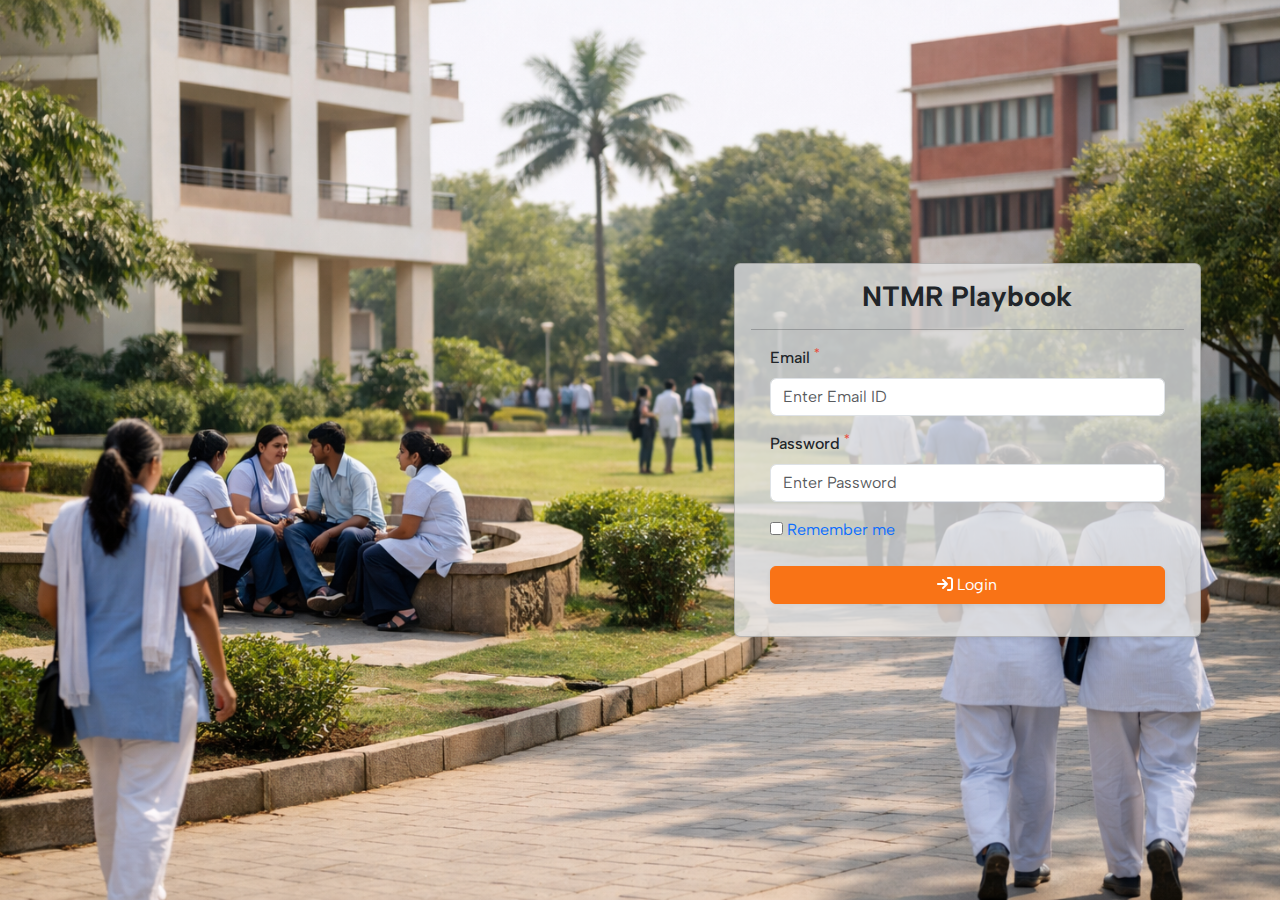
<file: login.html>
<!DOCTYPE html>
<html lang="en">

<head>
    <meta charset="UTF-8">
    <meta name="viewport" content="width=device-width, initial-scale=1.0">
    <link rel="icon" type="image/x-icon" href="./assets/images/favicon.ico">
    <!-- CSS  -->
    <link href="./assets/css/bootstrap.min.css" rel="stylesheet">
    <link href="./assets/css/styles_ntmr_playbook.css" rel="stylesheet">
    <link rel="stylesheet" href="assets/css/bootstrap-icons.css">
    <link rel="stylesheet" href="assets/css/all.min.css">
    <link rel="stylesheet" href="assets/css/aos.css">

    <!-- SCRIPTS  -->
    <script type="text/javascript" src="./assets/js/jquery.min.js"></script>
    <script type="text/javascript" src="./assets/js/bootstrap.bundle.min.js"></script>
    <script type="text/javascript" src="assets/js/all.min.js"></script>
    <script type="text/javascript" src="assets/js/aos.js"></script>

    <title>NTMR Playbook HOME</title>
</head>

<body>
    <a id="button"></a>
    <div class="container-fluid">

        <div class="row log_bg">
            <div class="ntmr_container">
                <div class="col-xl-5 col-lg-5 co-md-6 col-sm-12 float-end">
                    <div class="card shadow-sm" style="background-color: rgb(227 227 227 / 80%);">
                        <div class="card-body">
                            <center>
                                <h3 class="abs-bold ">
                                    NTMR Playbook
                                </h3>
                                <hr>
                            </center>
                            <div class="row">
                                <div class="col-sm-11 m-auto mb-3">
                                    <label for="" class="form-label abs-medium">Email <sup>*</sup></label>
                                    <input type="text" class="form-control" name="email" placeholder="Enter Email ID">
                                </div>
                                <div class="col-sm-11 m-auto mb-3">
                                    <label for="" class="form-label abs-medium">Password <sup>*</sup></label>
                                    <input type="password" class="form-control" name="pwd" placeholder="Enter Password">
                                </div>
                                <div class="col-sm-11 m-auto mb-3">
                                    <div class="d-flex justify-content-between gap-2 align-items-center flex-wrap">
                                        <label for="remm" class="form-label text-primary">
                                            <input type="checkbox" id="remm"> Remember
                                            me</label>

                                        <!-- <a href="#" class="btn btn-link text-primary">Forgot password ?</a> -->
                                    </div>

                                </div>
                                <div class="col-sm-11 m-auto mb-3">
                                    <button type="button" class="btn btn-warning w-100 text-white shadow-sm">
                                        <i class="fa-solid fa-arrow-right-to-bracket"></i> Login</button>
                                </div>
                            </div>
                        </div>
                    </div>

                </div>
            </div>

        </div>
    </div>
</body>
<script type="text/javascript">
    AOS.init({
        duration: 1000
    });
    var btn = $('#button');

    $(window).scroll(function () {
        if ($(window).scrollTop() > 300) {
            btn.addClass('show');
        } else {
            btn.removeClass('show');
        }
    });

    btn.on('click', function (e) {
        e.preventDefault();
        $('html, body').animate({ scrollTop: 0 }, '300');
    });
</script>

</html>
</file>
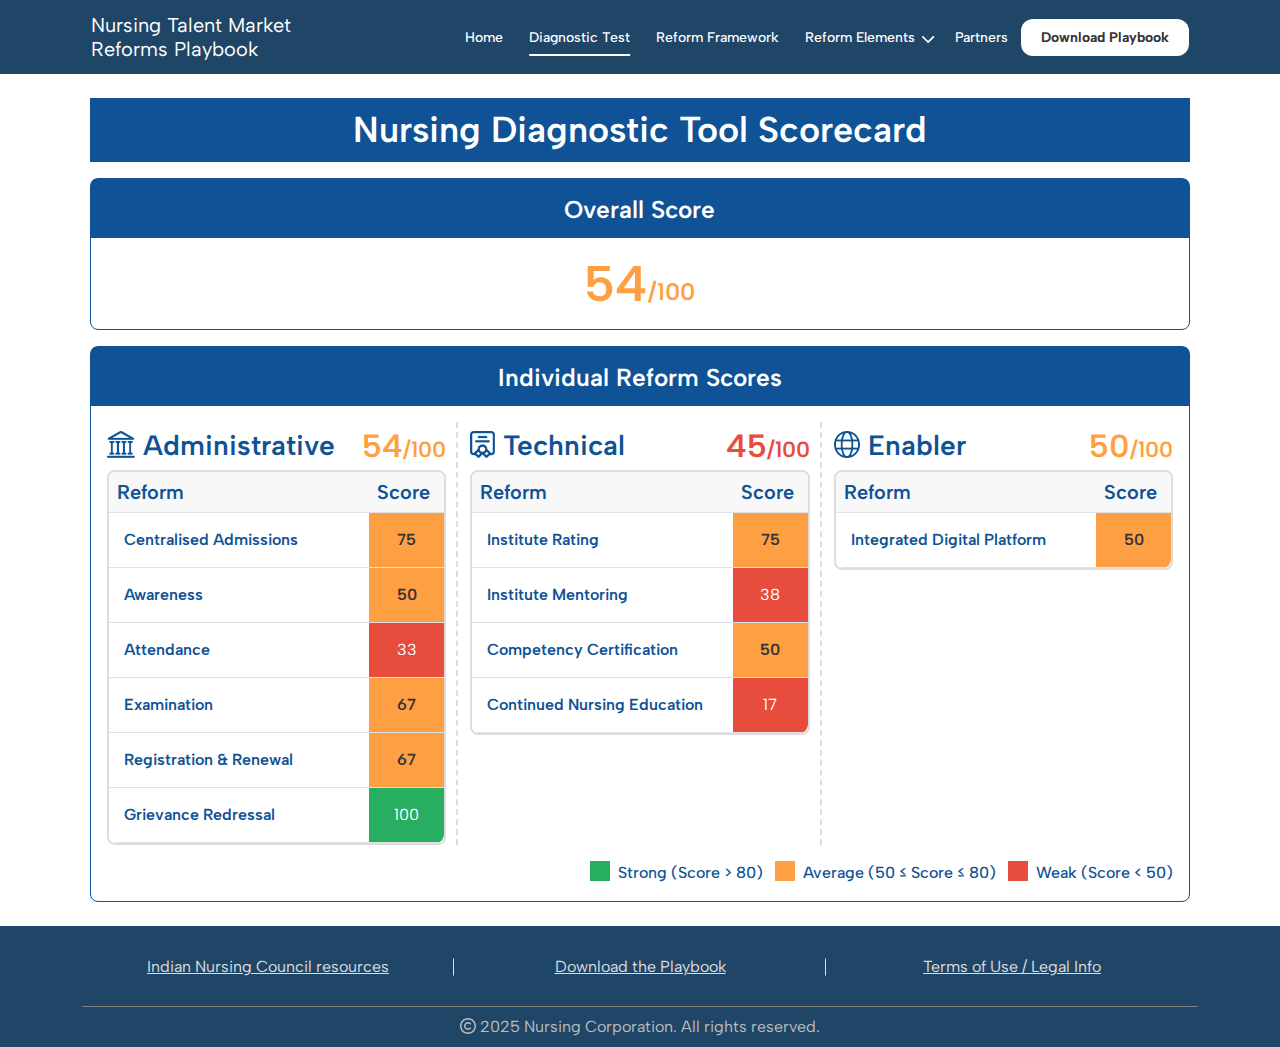
<file: NursingDiagnosticToolScorecard.html>
<!DOCTYPE html>
<html lang="en">

<head>
    <meta charset="UTF-8">
    <meta name="viewport" content="width=device-width, initial-scale=1.0">
    <!-- <link rel="icon" type="image/x-icon" href="./assets/images/favicon.ico"> -->
    <!-- CSS  -->
    <link href="./assets/css/bootstrap.min.css" rel="stylesheet">
    <link href="./assets/css/styles_ntmr_playbook.css" rel="stylesheet">
    <link rel="stylesheet" href="assets/css/bootstrap-icons.css">
    <link rel="stylesheet" href="assets/css/all.min.css">
    <link rel="stylesheet" href="assets/css/aos.css">

    <!-- SCRIPTS  -->
    <script type="text/javascript" src="./assets/js/jquery.min.js"></script>
    <script type="text/javascript" src="./assets/js/bootstrap.bundle.min.js"></script>
    <script type="text/javascript" src="assets/js/all.min.js"></script>
    <script type="text/javascript" src="assets/js/aos.js"></script>

    <title>NTMR Playbook HOME</title>
</head>

<body>
    <a id="button"></a>
    <div class="container-fluid">
        <div class="row" style="background-color: #204667;">
            <div class="col-sm-12 p-0">
                <div class="top_m fixed-top" style="background-color: #204667;">
                    <div class="ntmr_container">
                        <div class="row">
                            <div class="col-sm-12">
                                <nav class="navbar navbar-expand-lg navbar-dark" style="background-color: #204667;">

                                    <div class="container-fluid">
                                        <a class="navbar-brand" href="javascript:void(0)" style="line-height: 1.2;">
                                            <div class="d-flex justify-content-start align-items-center gap-0">
                                                <!-- <img src="./assets/images/new_NTMR-logo.svg" height="50px" alt=""> -->
                                                <span> Nursing Talent Market <br>
                                                    Reforms Playbook</span>
                                            </div>
                                        </a>
                                        <button class="navbar-toggler border-0" type="button" data-bs-toggle="collapse"
                                            data-bs-target="#mynavbar">
                                            <!-- <span class="navbar-toggler-icon"></span> -->
                                            <img style="width: 25px;" src="./assets/images/Menu.png">
                                        </button>
                                        <div class="collapse navbar-collapse" id="mynavbar">
                                            <ul class="navbar-nav ms-auto">
                                                <li class="nav-item">
                                                    <a class="nav-link " href="index.html">Home</a>
                                                </li>
                                                <li class="nav-item">
                                                    <a class="nav-link active" href="disclaimer.html">Diagnostic
                                                        Test</a>
                                                </li>
                                                <li class="nav-item">
                                                    <a class="nav-link" href="ReformFramework.html">Reform Framework</a>
                                                </li>
                                                <li class="nav-item dropdown">
                                                    <a class="nav-link dropdown-toggle" href="#" role="button"
                                                        data-bs-toggle="dropdown">Reform Elements
                                                        <span class="arrow"></span> </a>
                                                    <ul class="dropdown-menu">
                                                        <li><a class="dropdown-item"
                                                                href=" CentralisedAdmissions.html">Centralised
                                                                Admissions</a></li>
                                                        <li><a class="dropdown-item" href="Awareness.html">Awareness</a>
                                                        </li>
                                                        <li><a class="dropdown-item"
                                                                href="Examination.html">Examination</a>
                                                        </li>
                                                        <li><a class="dropdown-item"
                                                                href="Registrationrenewal.html">Registration and
                                                                Renewal</a>
                                                        </li>
                                                        <li><a class="dropdown-item"
                                                                href="GrievanceRedressal.html">Grievance Redressal</a>
                                                        </li>
                                                        <li><a class="dropdown-item"
                                                                href="InstituteRatings.html">Institute
                                                                Ratings</a></li>
                                                        <li><a class="dropdown-item"
                                                                href="InstituteMentoring.html">Institute Mentoring</a>
                                                        </li>
                                                        <li><a class="dropdown-item"
                                                                href="Competencycertification.html">Competency
                                                                Certification</a></li>
                                                        <li><a class="dropdown-item"
                                                                href="ContinuedNursingeducation.html">Continued Nursing
                                                                Education</a></li>
                                                        <li><a class="dropdown-item"
                                                                href="IntegratedDigitalPlatform.html">Integrated Digital
                                                                Platform</a></li>
                                                    </ul>
                                                </li>
                                                <li class="nav-item">
                                                    <a class="nav-link" href="Partners.html">Partners</a>
                                                </li>
                                                <li class="nav-item">
                                                    <a class="nav-link" href="DownloadPlaybook.html">
                                                        Download Playbook</a>
                                                </li>
                                            </ul>
                                        </div>
                                    </div>
                                </nav>
                            </div>
                        </div>
                    </div>
                </div>
            </div>
        </div>
    </div>
    <div class="container-fluid pt_76">
        <div class="row">
            <div class="col-sm-12">
                <div class="ntmr_container">
                    <div class="row">
                        <div class="col-sm-12 pt-4">
                            <div class="page_title">
                                <span>Nursing Diagnostic Tool Scorecard</span>
                            </div>
                        </div>
                        <div class="col-sm-12 pt-3">
                            <div class="card ndts_card rounded-3" style="border-color: #0f5296;">
                                <div class="card-header ndts_cardheder">
                                    <small>Overall Score</small>
                                </div>
                                <div class="card-body res_p py-2">
                                    <div
                                        class="d-flex justify-content-center align-items-center flex-wrap position-relative">
                                        <span class="big_size">54</span>
                                        <span class="med_size">/100</span>
                                    </div>
                                </div>
                            </div>
                        </div>
                        <div class="col-sm-12 pt-3">
                            <div class="card ndts_card rounded-3  mb-4" style="border-color: #0f5296;">
                                <div class="card-header ndts_cardheder">
                                    <small>Individual Reform Scores</small>
                                </div>
                                <div class="card-body">
                                    <div class="row">
                                        <div class="col-xl-4 col-lg-4 col-md-6 col-sm-12 mb-3 dashed">
                                            <div
                                                class="d-flex justify-content-between align-items-center gap-2 flex-wrap abs-SemiBold">
                                                <div class="ndts_pcolor">
                                                    <h3 class="mb-0"><img class="img_sty"
                                                            src="./assets/images/buildin.png">
                                                        <!-- <i class="bi bi-bank"></i>  -->
                                                        Administrative
                                                    </h3>
                                                </div>
                                                <div
                                                    class="d-flex justify-content-center align-items-center flex-wrap position-relative">
                                                    <span class="smbig_size">54</span>
                                                    <span class="smmed_size">/100</span>
                                                </div>
                                            </div>
                                            <div class="card border-0">
                                                <!-- <div class="card-header">
                                                    <div
                                                        class="d-flex justify-content-between align-items-center gap-2 flex-wrap abs-SemiBold">
                                                        <h5 class="mb-0 ndts_pcolor">Reform</h5>
                                                        <h5 class="mb-0 ndts_pcolor">Score</h5>
                                                    </div>
                                                </div> -->
                                                <div class="card-body p-0"
                                                    style="border: 2px solid #ddd;border-radius: 8px;">
                                                    <table class="table table-bordered1 table_r mb-0">
                                                        <thead>
                                                            <tr>
                                                                <td class="ndts_pcolor">Reform</td>
                                                                <td class="ndts_pcolor" style="width: 75px;">Score</td>
                                                            </tr>
                                                        </thead>
                                                        <tbody>
                                                            <tr>
                                                                <td class="tab_score_text">Centralised Admissions</td>
                                                                <td class="score_average_org">75</td>
                                                            </tr>
                                                            <tr>
                                                                <td class="tab_score_text">Awareness</td>
                                                                <td class="score_average_org">50</td>
                                                            </tr>
                                                            <tr>
                                                                <td class="tab_score_text">Attendance</td>
                                                                <td class="score_weak">33</td>
                                                            </tr>
                                                            <tr>
                                                                <td class="tab_score_text">Examination</td>
                                                                <td class="score_average_org">67</td>
                                                            </tr>
                                                            <tr>
                                                                <td class="tab_score_text">Registration & Renewal</td>
                                                                <td class="score_average_org">67</td>
                                                            </tr>
                                                            <tr>
                                                                <td class="tab_score_text">Grievance Redressal</td>
                                                                <td class="score_strong">100</td>
                                                            </tr>
                                                        </tbody>
                                                    </table>
                                                </div>
                                            </div>
                                        </div>
                                        <div class="col-xl-4 col-lg-4 col-md-6 col-sm-12 mb-3 dashed">
                                            <div
                                                class="d-flex justify-content-between align-items-center gap-2 flex-wrap abs-SemiBold">
                                                <div class="ndts_pcolor">
                                                    <h3 class="mb-0"><img class="img_sty"
                                                            src="./assets/images/techcard.png"> Technical</h3>
                                                </div>
                                                <div
                                                    class="d-flex justify-content-center align-items-center flex-wrap position-relative">
                                                    <span class="smbig_size_low">45</span>
                                                    <span class="smmed_size_low">/100</span>
                                                </div>
                                            </div>


                                            <div class="card border-0">
                                                <div class="card-body p-0"
                                                    style="border: 2px solid #ddd;border-radius: 8px;">
                                                    <table class="table table-bordered1 table_r mb-0">
                                                        <thead>
                                                            <tr>
                                                                <td class="ndts_pcolor">Reform</td>
                                                                <td class="ndts_pcolor" style="width: 75px;">Score</td>
                                                            </tr>
                                                        </thead>
                                                        <tbody>
                                                            <tr>
                                                                <td class="tab_score_text">Institute Rating</td>
                                                                <td class="score_average_org">75</td>
                                                            </tr>
                                                            <tr>
                                                                <td class="tab_score_text">Institute Mentoring</td>
                                                                <td class="score_weak">38</td>
                                                            </tr>
                                                            <tr>
                                                                <td class="tab_score_text">Competency Certification</td>
                                                                <td class="score_average_org">50</td>
                                                            </tr>
                                                            <tr>
                                                                <td class="tab_score_text">Continued Nursing Education
                                                                </td>
                                                                <td class="score_weak">17</td>
                                                            </tr>
                                                        </tbody>
                                                    </table>
                                                </div>
                                            </div>
                                        </div>
                                        <div class="col-xl-4 col-lg-4 col-md-6 col-sm-12 mb-3">
                                            <div
                                                class="d-flex justify-content-between align-items-center gap-2 flex-wrap abs-SemiBold">
                                                <div class="ndts_pcolor">
                                                    <h3 class="mb-0"><img class="img_sty"
                                                            src="./assets/images/enabler.png"> Enabler</h3>
                                                </div>
                                                <div
                                                    class="d-flex justify-content-center align-items-center flex-wrap position-relative">
                                                    <span class="smbig_size">50</span>
                                                    <span class="smmed_size">/100</span>
                                                </div>
                                            </div>
                                            <div class="card border-0">
                                                <div class="card-body p-0"
                                                    style="border: 2px solid #ddd;border-radius: 8px;">
                                                    <table class="table table-bordered1 table_r mb-0">
                                                        <thead>
                                                            <tr>
                                                                <td class="ndts_pcolor">Reform</td>
                                                                <td class="ndts_pcolor" style="width: 75px;">Score</td>
                                                            </tr>
                                                        </thead>
                                                        <tbody>
                                                            <tr>
                                                                <td class="tab_score_text">Integrated Digital Platform
                                                                </td>
                                                                <td class="score_average_org">50</td>
                                                            </tr>

                                                        </tbody>
                                                    </table>
                                                </div>
                                            </div>
                                        </div>
                                        <div class="col-sm-12">
                                            <div class="indicat">
                                                <div class="">
                                                    <span class="high_sc me-2"></span>
                                                    <span class="ndts_pcolor abs-medium">Strong (Score > 80)</span>
                                                </div>
                                                <div class="">
                                                    <span class="average_sc me-2"></span>
                                                    <span class="ndts_pcolor abs-medium">Average (50 ≤ Score ≤
                                                        80)</span>
                                                </div>
                                                <div class="">
                                                    <span class="week_sc me-2"></span>
                                                    <span class="ndts_pcolor abs-medium">Weak (Score < 50)</span>
                                                </div>
                                            </div>
                                        </div>
                                    </div>
                                </div>
                            </div>
                        </div>
                    </div>
                </div>

            </div>
        </div>
    </div>







    <!-- FOOTER  -->
    <div class="container-fluid">
        <div class="row" style="background-color: #204667;">
            <div class="col-sm-12 p-0">
                <div class="container">
                    <div class="row pt-4">
                        <div class="col-sm-12">
                            <div class="res_mob d-flex justify-content-start gap-0 align-items-center">
                                <div class="">
                                    <!-- <h5 class="text-white">Nursing Talent Market <br>
                                        Reforms Playbook</h5> -->
                                    <!-- <img src="./assets/images/new_NTMR-logo.svg" height="50px" alt=""> -->
                                </div>
                                <div class="w-100">
                                    <!-- <p class="bb">Resource & Links</p> -->
                                    <ul class="footer_ul">
                                        <li>
                                            <a href="ndianNursingCouncilresources.html">Indian Nursing Council
                                                resources</a>
                                        </li>
                                        <li>
                                            <a href="DownloadPlaybook.html">Download the Playbook</a>
                                        </li>
                                        <li>
                                            <a href="LegalInfo.html">Terms of Use / Legal Info</a>
                                        </li>
                                    </ul>
                                </div>
                            </div>
                            <center class="pt-2 pb-2">
                                <p class="mb-0" style="color: #bdbdbd;"><i class="fa-regular fa-copyright"></i> 2025
                                    Nursing
                                    Corporation. All rights
                                    reserved.</p>
                            </center>
                        </div>
                    </div>
                </div>
            </div>
        </div>
    </div>
</body>
<script>
    window.addEventListener("scroll", function () {
        const top_m = document.querySelector(".top_m");

        if (window.scrollY > 74) {
            top_m.classList.add("scrolled");
        } else {
            top_m.classList.remove("scrolled");
        }
    });
</script>
<script type="text/javascript">
    AOS.init({
        duration: 1000
    });
    var btn = $('#button');

    $(window).scroll(function () {
        if ($(window).scrollTop() > 300) {
            btn.addClass('show');
        } else {
            btn.removeClass('show');
        }
    });

    btn.on('click', function (e) {
        e.preventDefault();
        $('html, body').animate({ scrollTop: 0 }, '300');
    });
</script>

</html>
</file>
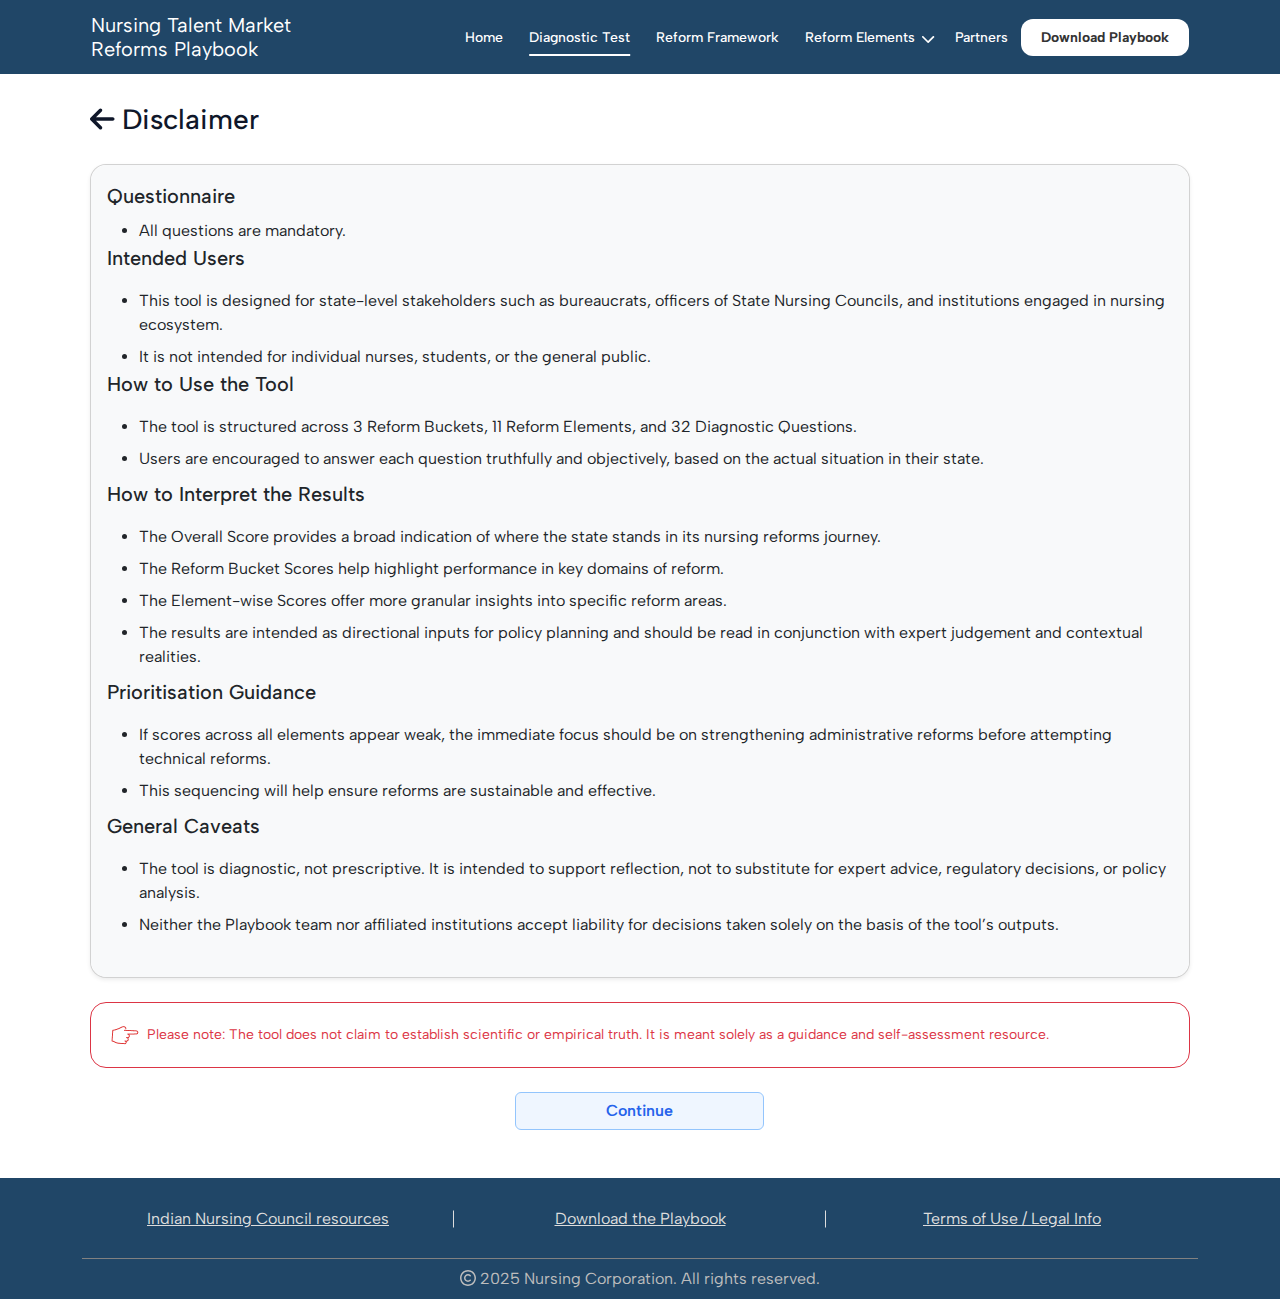
<file: Questionnaire.html>
<!DOCTYPE html>
<html lang="en">

<head>
    <meta charset="UTF-8">
    <meta name="viewport" content="width=device-width, initial-scale=1.0">
    <!-- <link rel="icon" type="image/x-icon" href="./assets/images/favicon.ico"> -->
    <!-- CSS  -->
    <link href="./assets/css/bootstrap.min.css" rel="stylesheet">
    <link href="./assets/css/styles_ntmr_playbook.css" rel="stylesheet">
    <link rel="stylesheet" href="assets/css/bootstrap-icons.css">
    <link rel="stylesheet" href="assets/css/all.min.css">
    <link rel="stylesheet" href="assets/css/aos.css">

    <!-- SCRIPTS  -->
    <script type="text/javascript" src="./assets/js/jquery.min.js"></script>
    <script type="text/javascript" src="./assets/js/bootstrap.bundle.min.js"></script>
    <script type="text/javascript" src="assets/js/all.min.js"></script>
    <script type="text/javascript" src="assets/js/aos.js"></script>

    <title>NTMR Playbook HOME</title>
</head>

<body>
    <a id="button"></a>
    <div class="container-fluid">
        <div class="row" style="background-color: #204667;">
            <div class="col-sm-12 p-0">
                <div class="top_m fixed-top" style="background-color: #204667;">
                    <div class="ntmr_container">
                        <div class="row">
                            <div class="col-sm-12">
                                <nav class="navbar navbar-expand-lg navbar-dark" style="background-color: #204667;">

                                    <div class="container-fluid">
                                        <a class="navbar-brand" href="javascript:void(0)" style="line-height: 1.2;">
                                            <div class="d-flex justify-content-start align-items-center gap-0">
                                                <!-- <img src="./assets/images/new_NTMR-logo.svg" height="50px" alt=""> -->
                                                <span> Nursing Talent Market <br>
                                                    Reforms Playbook</span>
                                            </div>
                                        </a>
                                        <button class="navbar-toggler border-0" type="button" data-bs-toggle="collapse"
                                            data-bs-target="#mynavbar">
                                            <!-- <span class="navbar-toggler-icon"></span> -->
                                            <img style="width: 25px;" src="./assets/images/Menu.png">
                                        </button>
                                        <div class="collapse navbar-collapse" id="mynavbar">
                                            <ul class="navbar-nav ms-auto">
                                                <li class="nav-item">
                                                    <a class="nav-link " href="index.html">Home</a>
                                                </li>
                                                <li class="nav-item">
                                                    <a class="nav-link active" href="disclaimer.html">Diagnostic
                                                        Test</a>
                                                </li>
                                                <li class="nav-item">
                                                    <a class="nav-link" href="ReformFramework.html">Reform Framework</a>
                                                </li>
                                                <li class="nav-item dropdown">
                                                    <a class="nav-link dropdown-toggle" href="#" role="button"
                                                        data-bs-toggle="dropdown">Reform Elements
                                                        <span class="arrow"></span> </a>
                                                    <ul class="dropdown-menu">
                                                        <li><a class="dropdown-item"
                                                                href=" CentralisedAdmissions.html">Centralised
                                                                Admissions</a></li>
                                                        <li><a class="dropdown-item" href="Awareness.html">Awareness</a>
                                                        </li>
                                                        <li><a class="dropdown-item"
                                                                href="Examination.html">Examination</a>
                                                        </li>
                                                        <li><a class="dropdown-item"
                                                                href="Registrationrenewal.html">Registration and
                                                                Renewal</a>
                                                        </li>
                                                        <li><a class="dropdown-item"
                                                                href="GrievanceRedressal.html">Grievance Redressal</a>
                                                        </li>
                                                        <li><a class="dropdown-item"
                                                                href="InstituteRatings.html">Institute
                                                                Ratings</a></li>
                                                        <li><a class="dropdown-item"
                                                                href="InstituteMentoring.html">Institute Mentoring</a>
                                                        </li>
                                                        <li><a class="dropdown-item"
                                                                href="Competencycertification.html">Competency
                                                                Certification</a></li>
                                                        <li><a class="dropdown-item"
                                                                href="ContinuedNursingeducation.html">Continued Nursing
                                                                Education</a></li>
                                                        <li><a class="dropdown-item"
                                                                href="IntegratedDigitalPlatform.html">Integrated Digital
                                                                Platform</a></li>
                                                    </ul>
                                                </li>
                                                <li class="nav-item">
                                                    <a class="nav-link" href="Partners.html">Partners</a>
                                                </li>
                                                <li class="nav-item">
                                                    <a class="nav-link" href="DownloadPlaybook.html">
                                                        Download Playbook</a>
                                                </li>
                                            </ul>
                                        </div>
                                    </div>
                                </nav>
                            </div>
                        </div>
                    </div>
                </div>
            </div>
        </div>
    </div>
    <div class="container-fluid pt_76">
        <div class="row">
            <div class="col-sm-12">
                <div class="ntmr_container">
                    <div class="row">
                        <div class="col-sm-12 py-4">
                            <a class="link" style="font-size: 28px;" href="AssessmentDisclaimer.html">
                                <i class="fa-solid fa-arrow-left pe-2"></i>Disclaimer
                            </a>
                        </div>
                        <div class="col-sm-12">
                            <div class="card shadow-sm mb-4 rounded-4">
                                <div class="card-body bg-light rounded-4">

                                    <ul class="list_unstyled2">
                                        <li><span class="abs-medium f_20">Questionnaire</span>
                                            <ul class="inn_list_unstyled" style="list-style: disc;">
                                                <li>All questions are mandatory.
                                                </li>
                                            </ul>
                                        </li>
                                        <li><span class="abs-medium  f_20">Intended Users</span>
                                            <ul class="inn_list_unstyled pt-2" style="list-style: disc;">
                                                <li>This tool is designed for state-level stakeholders such as
                                                    bureaucrats,
                                                    officers of State Nursing Councils, and institutions engaged in
                                                    nursing
                                                    ecosystem.
                                                </li>
                                                <li>It is not intended for individual nurses, students, or the general
                                                    public.
                                                </li>
                                            </ul>
                                        </li>
                                        <li><span class="abs-medium f_20">How to Use the Tool</span>
                                            <ul class="inn_list_unstyled pt-2 pb-2" style="list-style: disc;">
                                                <li>The tool is structured across 3 Reform Buckets, 11 Reform Elements,
                                                    and 32
                                                    Diagnostic Questions.
                                                </li>
                                                <li>Users are encouraged to answer each question truthfully and
                                                    objectively,
                                                    based on the actual situation in their state.
                                                </li>
                                            </ul>
                                        </li>
                                        <li><span class="abs-medium f_20">How to Interpret the Results</span>
                                            <ul class="inn_list_unstyled pt-2 pb-2" style="list-style: disc;">
                                                <li>The Overall Score provides a broad indication of where the state
                                                    stands in
                                                    its nursing reforms journey.
                                                </li>
                                                <li>The Reform Bucket Scores help highlight performance in key domains
                                                    of
                                                    reform.
                                                </li>
                                                <li>The Element-wise Scores offer more granular insights into specific
                                                    reform
                                                    areas.</li>
                                                <li>The results are intended as directional inputs for policy planning
                                                    and
                                                    should be read in conjunction with expert
                                                    judgement and contextual realities.</li>
                                            </ul>
                                        </li>
                                        <li><span class="abs-medium f_20">Prioritisation Guidance</span>
                                            <ul class="inn_list_unstyled pt-2 pb-2" style="list-style: disc;">
                                                <li>If scores across all elements appear weak, the immediate focus
                                                    should be on
                                                    strengthening administrative reforms before
                                                    attempting technical reforms.
                                                </li>
                                                <li>This sequencing will help ensure reforms are sustainable and
                                                    effective.
                                                </li>
                                            </ul>
                                        </li>
                                        <li><span class="abs-medium f_20">General Caveats</span>
                                            <ul class="inn_list_unstyled pt-2 pb-2" style="list-style: disc;">
                                                <li>The tool is diagnostic, not prescriptive. It is intended to support
                                                    reflection, not to substitute for expert advice,
                                                    regulatory decisions, or policy analysis.
                                                </li>
                                                <li>Neither the Playbook team nor affiliated institutions accept
                                                    liability for
                                                    decisions taken solely on the basis of the
                                                    tool’s outputs.
                                                </li>
                                            </ul>
                                        </li>
                                    </ul>
                                </div>
                            </div>
                        </div>

                        <div class="col-sm-12 mb-4">
                            <div class="card border-danger rounded-4">
                                <div class="card-body text-danger rounded-4">
                                    <!-- <i class="fa-regular fa-hand-point-right pe-3"></i> -->
                                    <img src="./assets/images/hands.png" class="pe-1" alt="">
                                    <small> Please note: The tool does not claim to establish scientific or empirical
                                        truth. It
                                        is meant solely as a guidance and
                                        self-assessment resource. </small>
                                </div>
                            </div>
                            <center class="my-4">
                                <a href="TechnicalReforms.html" class="btn btn_continue">Continue</a>
                            </center>
                        </div>
                    </div>
                </div>
            </div>
        </div>
    </div>










    <!-- FOOTER  -->
    <div class="container-fluid">
        <div class="row" style="background-color: #204667;">
            <div class="col-sm-12 p-0">
                <div class="container">
                    <div class="row pt-4">
                        <div class="col-sm-12">
                            <div class="res_mob d-flex justify-content-start gap-0 align-items-center">
                                <div class="">
                                    <!-- <h5 class="text-white">Nursing Talent Market <br>
                                        Reforms Playbook</h5> -->
                                    <!-- <img src="./assets/images/new_NTMR-logo.svg" height="50px" alt=""> -->
                                </div>
                                <div class="w-100">
                                    <!-- <p class="bb">Resource & Links</p> -->
                                    <ul class="footer_ul">
                                        <li>
                                            <a href="ndianNursingCouncilresources.html">Indian Nursing Council
                                                resources</a>
                                        </li>
                                        <li>
                                            <a href="DownloadPlaybook.html">Download the Playbook</a>
                                        </li>
                                        <li>
                                            <a href="LegalInfo.html">Terms of Use / Legal Info</a>
                                        </li>
                                    </ul>
                                </div>
                            </div>
                            <center class="pt-2 pb-2">
                                <p class="mb-0" style="color: #bdbdbd;"><i class="fa-regular fa-copyright"></i> 2025
                                    Nursing
                                    Corporation. All rights
                                    reserved.</p>
                            </center>
                        </div>
                    </div>
                </div>
            </div>
        </div>
    </div>
</body>
<script>
    window.addEventListener("scroll", function () {
        const top_m = document.querySelector(".top_m");

        if (window.scrollY > 74) {
            top_m.classList.add("scrolled");
        } else {
            top_m.classList.remove("scrolled");
        }
    });
</script>
<script type="text/javascript">
    AOS.init({
        duration: 1000
    });
    var btn = $('#button');

    $(window).scroll(function () {
        if ($(window).scrollTop() > 300) {
            btn.addClass('show');
        } else {
            btn.removeClass('show');
        }
    });

    btn.on('click', function (e) {
        e.preventDefault();
        $('html, body').animate({ scrollTop: 0 }, '300');
    });
</script>

</html>
</file>
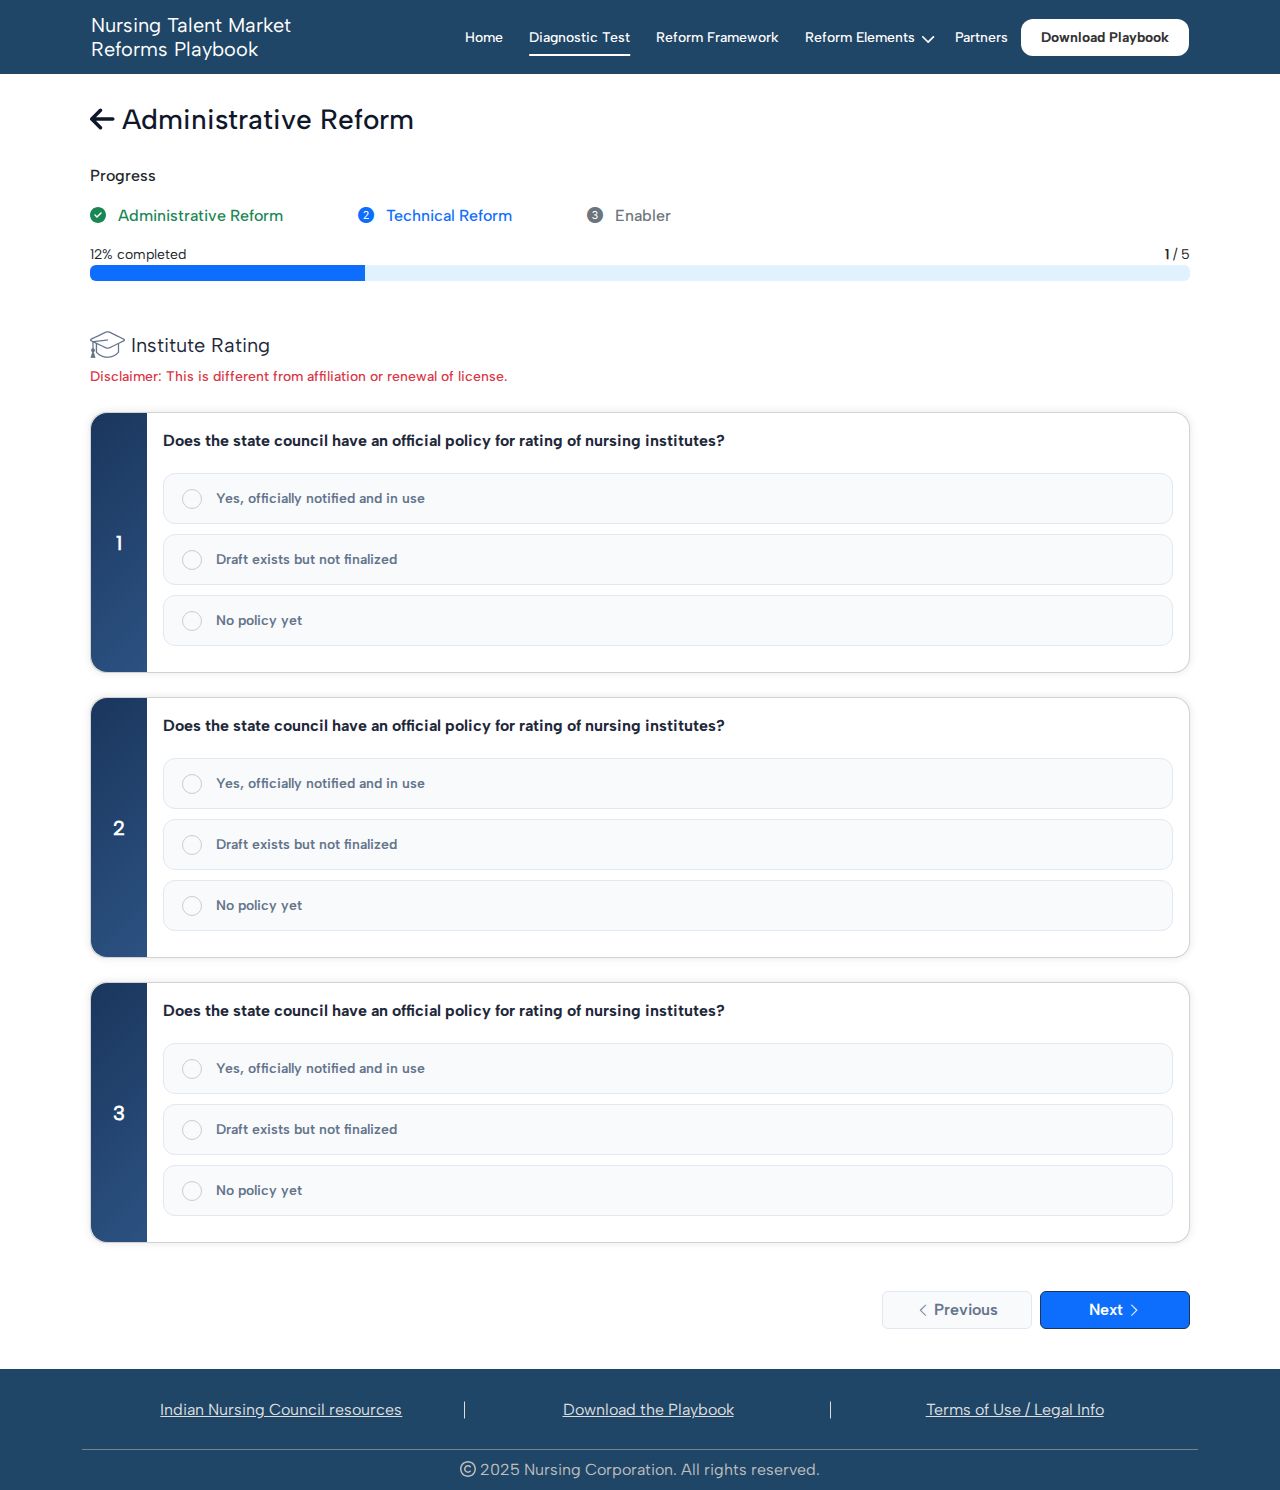
<file: TechnicalReforms.html>
<!DOCTYPE html>
<html lang="en">

<head>
    <meta charset="UTF-8">
    <meta name="viewport" content="width=device-width, initial-scale=1.0">
    <!-- <link rel="icon" type="image/x-icon" href="./assets/images/favicon.ico"> -->
    <!-- CSS  -->
    <link href="./assets/css/bootstrap.min.css" rel="stylesheet">
    <link href="./assets/css/styles_ntmr_playbook.css" rel="stylesheet">
    <link rel="stylesheet" href="assets/css/bootstrap-icons.css">
    <link rel="stylesheet" href="assets/css/all.min.css">
    <link rel="stylesheet" href="assets/css/aos.css">

    <!-- SCRIPTS  -->
    <script type="text/javascript" src="./assets/js/jquery.min.js"></script>
    <script type="text/javascript" src="./assets/js/bootstrap.bundle.min.js"></script>
    <script type="text/javascript" src="assets/js/all.min.js"></script>
    <script type="text/javascript" src="assets/js/aos.js"></script>

    <title>NTMR Playbook HOME</title>
</head>

<body>
    <a id="button"></a>
    <div class="container-fluid">
        <div class="row" style="background-color: #204667;">
            <div class="col-sm-12 p-0">
                <div class="top_m fixed-top" style="background-color: #204667;">
                    <div class="ntmr_container">
                        <div class="row">
                            <div class="col-sm-12">
                                <nav class="navbar navbar-expand-lg navbar-dark" style="background-color: #204667;">

                                    <div class="container-fluid">
                                        <a class="navbar-brand" href="javascript:void(0)" style="line-height: 1.2;">
                                            <div class="d-flex justify-content-start align-items-center gap-0">
                                                <!-- <img src="./assets/images/new_NTMR-logo.svg" height="50px" alt=""> -->
                                                <span> Nursing Talent Market <br>
                                                    Reforms Playbook</span>
                                            </div>
                                        </a>
                                        <button class="navbar-toggler border-0" type="button" data-bs-toggle="collapse"
                                            data-bs-target="#mynavbar">
                                            <!-- <span class="navbar-toggler-icon"></span> -->
                                            <img style="width: 25px;" src="./assets/images/Menu.png">
                                        </button>
                                        <div class="collapse navbar-collapse" id="mynavbar">
                                            <ul class="navbar-nav ms-auto">
                                                <li class="nav-item">
                                                    <a class="nav-link " href="index.html">Home</a>
                                                </li>
                                                <li class="nav-item">
                                                    <a class="nav-link active" href="disclaimer.html">Diagnostic
                                                        Test</a>
                                                </li>
                                                <li class="nav-item">
                                                    <a class="nav-link" href="ReformFramework.html">Reform Framework</a>
                                                </li>
                                                <li class="nav-item dropdown">
                                                    <a class="nav-link dropdown-toggle" href="#" role="button"
                                                        data-bs-toggle="dropdown">Reform Elements
                                                        <span class="arrow"></span> </a>
                                                    <ul class="dropdown-menu">
                                                        <li><a class="dropdown-item"
                                                                href=" CentralisedAdmissions.html">Centralised
                                                                Admissions</a></li>
                                                        <li><a class="dropdown-item" href="Awareness.html">Awareness</a>
                                                        </li>
                                                        <li><a class="dropdown-item"
                                                                href="Examination.html">Examination</a>
                                                        </li>
                                                        <li><a class="dropdown-item"
                                                                href="Registrationrenewal.html">Registration and
                                                                Renewal</a>
                                                        </li>
                                                        <li><a class="dropdown-item"
                                                                href="GrievanceRedressal.html">Grievance Redressal</a>
                                                        </li>
                                                        <li><a class="dropdown-item"
                                                                href="InstituteRatings.html">Institute
                                                                Ratings</a></li>
                                                        <li><a class="dropdown-item"
                                                                href="InstituteMentoring.html">Institute Mentoring</a>
                                                        </li>
                                                        <li><a class="dropdown-item"
                                                                href="Competencycertification.html">Competency
                                                                Certification</a></li>
                                                        <li><a class="dropdown-item"
                                                                href="ContinuedNursingeducation.html">Continued Nursing
                                                                Education</a></li>
                                                        <li><a class="dropdown-item"
                                                                href="IntegratedDigitalPlatform.html">Integrated Digital
                                                                Platform</a></li>
                                                    </ul>
                                                </li>
                                                <li class="nav-item">
                                                    <a class="nav-link" href="Partners.html">Partners</a>
                                                </li>
                                                <li class="nav-item">
                                                    <a class="nav-link" href="DownloadPlaybook.html">
                                                        Download Playbook</a>
                                                </li>
                                            </ul>
                                        </div>
                                    </div>
                                </nav>
                            </div>
                        </div>
                    </div>
                </div>
            </div>
        </div>
    </div>
    <div class="container-fluid pt_76">
        <div class="row">
            <div class="col-sm-12">
                <div class="ntmr_container">
                    <div class="row">
                        <div class="col-sm-12 py-4">
                            <a class="link" style="font-size: 28px;" href="AssessmentDisclaimer.html">
                                <i class="fa-solid fa-arrow-left pe-2"></i><span>Administrative Reform</span>
                            </a>
                        </div>
                        <div class="col-sm-12">
                            <p class="abs-medium">Progress</p>
                        </div>
                        <div class="col-sm-12">
                            <div class="d_flx">
                                <div class="text-success abs-medium">
                                    <i class="fa-solid fa-circle-check pe-2"></i> Administrative Reform
                                </div>
                                <div class="lines"></div>
                                <div class="text-primary abs-medium">
                                    <i class="bi bi-2-circle-fill pe-2"></i> Technical Reform
                                </div>
                                <div class="lines"></div>
                                <div class="text-secondary abs-medium">
                                    <i class="bi bi-3-circle-fill pe-2"></i> Enabler
                                </div>
                            </div>
                        </div>
                        <div class="col-sm-12">
                            <div class="pt-3 pb-5">
                                <div class="d-flex justify-content-between align-items-center">
                                    <small>12% completed</small>
                                    <small><b>1</b> / 5</small>
                                </div>
                                <div class="progress bg-info-subtle">
                                    <div class="progress-bar w-25"></div>
                                </div>
                            </div>
                        </div>
                        <div class="col-sm-12">
                            <div class="d_flx">
                                <h5 class="mb-0 card_sm_fcolor">
                                    <img src="./assets//images/graduation-cap.png" alt=""
                                        style="height: 35px;position: relative;top: -2px;">
                                    Institute
                                    Rating
                                </h5>
                            </div>
                            <small class="text-danger abs-medium">Disclaimer: This is different from affiliation or
                                renewal of
                                license.</small>
                        </div>
                        <div class="col-sm-12 pt-4">
                            <div class="card mb-4 card_shd" style="border-radius:16px !important">
                                <div class="card-body p-0">
                                    <div class="grid_2n">
                                        <div class="question_rib">1</div>
                                        <div class="p-3">
                                            <ol class="tr_ol">
                                                <li class="abs-bold card_sm_fcolor">Does the state council have an
                                                    official
                                                    policy for rating
                                                    of nursing
                                                    institutes?</li>
                                            </ol>
                                            <ul class="quest_li_sty">
                                                <li class="radio">
                                                    <label class="radio red_lab">
                                                        <input type="radio" id="radio1" name="radio1"
                                                            value="RadioButton1">
                                                        <span class="red_lab">Yes, officially notified and in
                                                            use</span>
                                                    </label>
                                                </li>
                                                <li class="radio">
                                                    <label class="radio red_lab">
                                                        <input type="radio" id="radio2" name="radio1"
                                                            value="RadioButton1">
                                                        <span class="red_lab">Draft exists but not
                                                            finalized</span>
                                                    </label>
                                                </li>
                                                <li class="radio">
                                                    <label class="radio red_lab">
                                                        <input type="radio" id="radio3" name="radio1"
                                                            value="RadioButton1">
                                                        <span class="red_lab">No policy yet</span>
                                                    </label>
                                                </li>

                                            </ul>
                                        </div>
                                    </div>

                                </div>
                            </div>

                            <div class="card mb-4 card_shd" style="border-radius:16px !important">
                                <div class="card-body p-0">
                                    <div class="grid_2n">
                                        <div class="question_rib">2</div>
                                        <div class="p-3">
                                            <ol class="tr_ol">
                                                <li class="abs-bold card_sm_fcolor">Does the state council have an
                                                    official
                                                    policy for rating
                                                    of nursing
                                                    institutes?</li>
                                            </ol>
                                            <ul class="quest_li_sty">
                                                <li class="radio">
                                                    <label class="radio red_lab">
                                                        <input type="radio" id="radio2-2" name="radio2-2"
                                                            value="RadioButton1">
                                                        <span class="red_lab">Yes, officially notified and in
                                                            use</span>
                                                    </label>
                                                </li>
                                                <li class="radio">
                                                    <label class="radio red_lab">
                                                        <input type="radio" id="radio2-2" name="radio2-2"
                                                            value="RadioButton1">
                                                        <span class="red_lab">Draft exists but not
                                                            finalized</span>
                                                    </label>
                                                </li>
                                                <li class="radio">
                                                    <label class="radio red_lab">
                                                        <input type="radio" id="radio2-2" name="radio2-2"
                                                            value="RadioButton1">
                                                        <span class="red_lab">No policy yet</span>
                                                    </label>
                                                </li>
                                            </ul>
                                        </div>
                                    </div>

                                </div>
                            </div>

                            <div class="card mb-4 card_shd" style="border-radius:16px !important">
                                <div class="card-body p-0">
                                    <div class="grid_2n">
                                        <div class="question_rib">3</div>
                                        <div class="p-3">
                                            <ol class="tr_ol">
                                                <li class="abs-bold card_sm_fcolor">Does the state council have an
                                                    official
                                                    policy for rating
                                                    of nursing
                                                    institutes?</li>
                                            </ol>
                                            <ul class="quest_li_sty">
                                                <li class="radio">
                                                    <label class="radio red_lab">
                                                        <input type="radio" id="radio3-3" name="radio3-3"
                                                            value="RadioButton1">
                                                        <span class="red_lab">Yes, officially notified and in
                                                            use</span>
                                                    </label>
                                                </li>
                                                <li class="radio">
                                                    <label class="radio red_lab">
                                                        <input type="radio" id="radio2-4" name="radio3-3"
                                                            value="RadioButton1">
                                                        <span class="red_lab">Draft exists but not
                                                            finalized</span>
                                                    </label>
                                                </li>
                                                <li class="radio">
                                                    <label class="radio red_lab">
                                                        <input type="radio" id="radio3-4" name="radio3-3"
                                                            value="RadioButton1">
                                                        <span class="red_lab">No policy yet</span>
                                                    </label>
                                                </li>
                                            </ul>
                                        </div>
                                    </div>

                                </div>
                            </div>
                        </div>
                        <div class="col-sm-12 pb-4 pt-4">
                            <a href="" class="btn btn-primary float-end px-4 ms-2 mb-3 abs-SemiBold"
                                data-bs-toggle="modal" data-bs-target="#exampleModal" style="width:150px">Next <i
                                    class="bi bi-chevron-right" style="font-size: 14px;"></i></a>
                            <a href="NursingDiagnosticToolScorecard.html"
                                class="btn btn-secondary float-end px-4 ms-2 mb-3 abs-SemiBold" style="width:150px">
                                <i class="bi bi-chevron-left" style="font-size: 14px;"></i> Previous
                            </a>

                            <!-- <a href="NursingDiagnosticToolScorecard.html"
                                class="btn btn-primary float-end px-5 mb-3">Nursing
                                Diagnostic Tool
                                Scorecard</a> -->
                            <!-- Modal -->
                            <div class="modal fade" id="exampleModal" tabindex="-1" aria-labelledby="exampleModalLabel"
                                aria-hidden="true">
                                <div class="modal-dialog modal-dialog-centered modal-sm">
                                    <div class="modal-content">
                                        <div class="modal-body">
                                            <div class="d-flex justify-content-around align-content-center g-2">
                                                <i class="fa-solid fa-circle-check pe-2 text-success"></i>
                                                <div class="">
                                                    <p class="mb-0">Congratulations!</p>
                                                    <small class="text-muted">
                                                        You’ve successfully completed the assessment. Your diagnostic
                                                        score is loading, kindly give us a minute.
                                                    </small>
                                                </div>
                                                <div class="">
                                                    <button type="button" class="btn-close" data-bs-dismiss="modal"
                                                        aria-label="Close"></button>
                                                </div>
                                            </div>
                                        </div>
                                        <!-- <div class="modal-footer">
                                            <button type="button" class="btn btn-secondary"
                                                data-bs-dismiss="modal">Close</button>
                                            <button type="button" class="btn btn-primary">Save changes</button>
                                        </div> -->
                                    </div>
                                </div>
                            </div>

                        </div>
                    </div>
                </div>
            </div>









            <!-- FOOTER  -->
            <div class="container-fluid">
                <div class="row" style="background-color: #204667;">
                    <div class="col-sm-12 p-0">
                        <div class="container">
                            <div class="row pt-4">
                                <div class="col-sm-12">
                                    <div class="res_mob d-flex justify-content-start gap-3 align-items-center">
                                        <div class="">
                                            <!-- <h5 class="text-white">Nursing Talent Market <br>
                                        Reforms Playbook</h5> -->
                                            <!-- <img src="./assets/images/new_NTMR-logo.svg" height="50px" alt=""> -->
                                        </div>
                                        <div class="w-100">
                                            <!-- <p class="bb">Resource & Links</p> -->
                                            <ul class="footer_ul">
                                                <li>
                                                    <a href="ndianNursingCouncilresources.html">Indian Nursing Council
                                                        resources</a>
                                                </li>
                                                <li>
                                                    <a href="DownloadPlaybook.html">Download the Playbook</a>
                                                </li>
                                                <li>
                                                    <a href="LegalInfo.html">Terms of Use / Legal Info</a>
                                                </li>
                                            </ul>
                                        </div>
                                    </div>
                                    <center class="pt-2 pb-2">
                                        <p class="mb-0" style="color: #bdbdbd;"><i class="fa-regular fa-copyright"></i>
                                            2025
                                            Nursing
                                            Corporation. All rights
                                            reserved.</p>
                                    </center>
                                </div>
                            </div>
                        </div>
                    </div>
                </div>
            </div>
</body>
<script>
    window.addEventListener("scroll", function () {
        const top_m = document.querySelector(".top_m");

        if (window.scrollY > 74) {
            top_m.classList.add("scrolled");
        } else {
            top_m.classList.remove("scrolled");
        }
    });
</script>
<script type="text/javascript">
    AOS.init({
        duration: 1000
    });
    var btn = $('#button');

    $(window).scroll(function () {
        if ($(window).scrollTop() > 300) {
            btn.addClass('show');
        } else {
            btn.removeClass('show');
        }
    });

    btn.on('click', function (e) {
        e.preventDefault();
        $('html, body').animate({ scrollTop: 0 }, '300');
    });
</script>

</html>
</file>
<file: assets/css/styles_ntmr_playbook.css>
html { scroll-behavior: smooth; }
@font-face {
  font-family: AlbertSans-Regular;
  src: url(../fonts/AlbertSans-Regular.ttf);
}
@font-face {
  font-family: AlbertSans-Medium;
  src: url(../fonts/AlbertSans-Medium.ttf);
}
@font-face {
  font-family: AlbertSans-Light;
  src: url(../fonts/AlbertSans-Light.ttf);
}
@font-face {
  font-family: AlbertSans-Bold;
  src: url(../fonts/AlbertSans-Bold.ttf);
}

@font-face {
  font-family: AlbertSans-SemiBold;
  src: url(../fonts/AlbertSans-SemiBold.ttf);
}
/* scrollbar */
::-webkit-scrollbar {
  width: 5px;
  height: 5px;
}

::-webkit-scrollbar-track {
  -webkit-box-shadow: inset 0 0 6px #204667;
  -webkit-border-radius: 10px;
  border-radius: 10px;
}

::-webkit-scrollbar-thumb {
  -webkit-border-radius: 10px;
  border-radius: 10px;
  background: #204667;
  -webkit-box-shadow: inset 0 0 6px #204667;
}

::-webkit-scrollbar-thumb:window-inactive {
  background: #204667;
}
/* BACK TO TOP CSS  */
#button {
    display: inline-block;
    background-color: #f97316;
    width: 50px;
    height: 50px;
    text-align: center;
    border-radius: 4px;
    position: fixed;
    bottom: 30px;
    right: 30px;
    transition: background-color .3s, opacity .5s, visibility .5s;
    opacity: 0;
    visibility: hidden;
    z-index: 1000;
    text-decoration: none;
}
#button::after {
  content: "\f077";
  font-family: FontAwesome;
  font-weight: normal;
  font-style: normal;
  font-size: 2em;
  line-height: 50px;
  color: #fff;
}
#button:hover {
  cursor: pointer;
  background-color: #333;
}
#button:active {
  background-color: #555;
}
#button.show {
  opacity: 1;
  visibility: visible;
}
html, .html{
    font-family: AlbertSans-Regular, AlbertSans-Light;
}
body, .body{
    font-family: AlbertSans-Regular, AlbertSans-Light;
}

.abs-regular{font-family: AlbertSans-Regular}
.abs-medium{font-family: AlbertSans-Medium}
.abs-light{font-family: AlbertSans-Light}
.abs-bold{font-family: AlbertSans-Bold}
.abs-SemiBold{font-family: AlbertSans-SemiBold;}

/* MENU CSS  */
.dropdown-toggle::after {
    display: inline-block;
    margin-left: .255em;
    vertical-align: .255em;
    content: "";
    border-top: .0em solid;
    border-right: .0em solid transparent;
    border-bottom: 0;
    border-left: .0em solid transparent;
}
.dropdown-toggle .arrow{
background-image: url(../images/arr.png);
    background-repeat: no-repeat;
    width: 14px;
    height: 15px;
    float: right;
    position: relative;
    top: 9px;
    right: -7px;
    transition: 0.6s;
}
.dropdown-toggle.show .arrow{
    background-image: url(../images/arr.png);
    background-repeat: no-repeat;
    width: 14px;
    height: 15px;
    float: right;
    position: relative;
    top: 2px;
    right: -7px;
    transform: rotate(180deg);    
    transition: 0.6s;
}

/* .dropdown-toggle .arrow {
    width: 13px;
    height: 13px;
    display: inline-block;
    position: relative;
    bottom: -5px;
    left: 0px;
    transition: 0.4s ease;
    margin-top: 5px;
    text-align: left;
    transform: rotate(45deg);
    float: right;
}
.dropdown-toggle.show .arrow {
    margin-top: -0px;
}
.dropdown-toggle .arrow:before, .arrow:after{
    position: absolute;
    content: "";
    display: inline-block;
    width: 9px;
    height: 2px;
    background-color: #fff;
    transition: 0.4s ease;
}
.dropdown-toggle .arrow:after {
    position: absolute;
    transform: rotate(90deg);
    top: -3px;
    left: 3px;
}
.dropdown-toggle.show .arrow:before {
    transform: translate(7px, 0);
}
.dropdown-toggle.show .arrow:after {
    transform: rotate(90deg) translate(7px, 0);
} */
.nav-link{
  color: #ffffff;
  font-family: AlbertSans-Medium
}
.plbook-dwn{
    background-color: #fff;
    border-radius: 12px;
    color: #333;
    padding: 10px 25px !important;
    font-family: AlbertSans-Bold !important;
}
.nav-link.active{
  position: relative;
}
.nav-link {
    position: relative;
    white-space: nowrap;
}
.nav-link.active::after{
    position: absolute;
    content: "";
    width: 80%;
    height: 2px;
    left: 50%;
    transform: translate(-50%);
    bottom: 0px;
    background-color: #ffffff;
    transition: width 0.3s ease;
}
.nav-link::after {
    content: "";
    position: absolute;
    width: 0%;
    height: 2px;
    left: 50%;
    bottom: 0;
    background-color: #ffffff;
    transform: translateX(-50%);
    transition: width 0.3s ease;
}
.nav-link:hover::after {
    width: 80%;
}
.nav-link:nth-last-child(1):hover::after {
    width: 80%;
}
.nav-item:nth-last-child(1) .nav-link:hover::after{
 width: 0%;
}
.nav-item:nth-last-child(1) a {
    background-color: #fff;
    border-radius: 12px;
    color: #333;
    padding: 8px 20px !important;
    font-family: AlbertSans-Bold !important;
}

.p-lr {
    padding-left: 30px;
    padding-right: 30px;
}
.arrow_down {
    position: absolute;
    bottom:30px;
    left: 50%;
    transform: translate(-50%);
}
.mr_2{
margin-right: 10px;
}
@media (min-width: 576px) {


    .nav-link {
        padding-right: 14px !important;
        padding-left: 14px !important;
                font-size: 14px;
    }
}
@media (min-width: 1270px) and (max-width:1296px) {
    .nav-link {
        padding-right: 13px !important;
        padding-left: 13px !important;
    }
}
.ntmr_container{
width: 90%;
margin: auto;
padding: 0px 15px;
}
@media (min-width: 993px) and (max-width:1200px) {
  .ntmr_container{
    width: 95%;
  }
 .nav-link {
        font-size: 13px;
    }
}
.plbook-dwn{
    background-color: #fff;
    border-radius: 12px;
    color: #333;
    padding: 10px 15px !important;
    font-family: AlbertSans-Bold !important;
}
@media (max-width: 992px) {
  .arrow_down {
    position: absolute;
    bottom: calc(0vh - 0px);
    left: 50%;
    transform: translate(-50%);
}
  .ntmr_container{
    width: 100%;
  }
  .nav-link.active::after {
    width: 100%;
}
.navbar-nav .dropdown-menu {
    position: static;
    background-color: rgba(0,0,0,0.1);
    border: 0px solid;
}
.dropdown-item{
  color: #ffffff;
}
.nav-link:hover::after {
    width: 100%;
}
}
/* BANNER CSS  */
.bann_img_sty {
    height: auto;
    object-fit: fill;
}
.banner_content {
    position: absolute;
    width: 100%;
    height: 100%;
    background-color: #7070702b;
    top: 0;
    display: flex;
    justify-content: center;
    align-items: center;
    flex-direction: column;
}
.btn-warning {
    background-color: #F97316;
    border-color: #F97316;
    color: #fff;
}
.banner_btn {
    justify-content: center;
    display: flex;
    flex-direction: row;
    gap: 15px;
    align-items: center;
    width: 100%;
}
a.link {
    text-decoration: none;
    color: #0F172A;
    font-family: AlbertSans-Medium;
}
.lines{
    font-size: 32px;
    color: #deeffb;
    font-weight: 300;
    line-height: 0;
}
.line-height-15 {
    line-height: 1.5;
}
.new_text-center{
  text-align: center;
}
.d_flx{
  display: flex;
  justify-content: space-start;
  gap: 20px;
  align-items: center;
  flex-wrap: wrap;
}
.lines{
  width: 35px;
    border-bottom: 0px solid #dfdfdf;
}
.bg-info-subtle {
    background-color: #E0F2FE !important;
}
@media (max-width:524px){
.mr_2{
margin-right: 0px;
}
}
@media (max-width: 768px) {

  .new_text-center{
  text-align: left;
}
  .nav-link:nth-last-child(1):hover::after {
    width: 100%;
}
  .lines{
    display: none;
  }
  .m-font-size{font-size: 16px;}
  /* .btn{
    border-radius: 25px;
  } */
    .p-lr {
    padding-left: 20px;
    padding-right: 20px;
}
    .bann_img_sty {
    height: 450px;
    object-fit: cover;
}
.banner_btn {
    flex-direction: column;
}
}
@media (max-width:576px){
  .m-upd{
    justify-content: flex-start;
        align-items: baseline;
  }
  .btn_w-100{
    width: 90%;
  }
}
/* START YOUR ASS  */
.p-color{
  color: #64748B;
}
.dash-bottom, .dash-left{
   position: relative;
}
.dash-bottom::after{
position: absolute;
    content: "";
    width: calc(100% - 24px);
    height: 2px;
    bottom: -13px;
    border-top: 2px dashed #ddd;
}
.plus_icon{
      background-image: url(../images/plus-104.png) !important;
    width: 30px;
    height: 30px;
    background-color: #f9f9f9;
    border-radius: 50px;
    display: flex;
    justify-content: center;
    align-items: center;
    background-position: center;
    background-size: 15px;
    border: 1px solid #eee;
    padding: 5px;
    background-repeat: no-repeat;
    border: 1px solid #eee;
}
.dash-left::before{
    position: absolute;
    content: "";
    width: 2px;
    height: calc(100% + 10px);
    bottom: 0px;
    border-left: 2px dashed #ddd;
    left: 0px;
    top: 0px;
}
.h-35{
  height: 35px;
}
.card_sm_fcolor{
  color: #1e293b;
}
.card_sty{
  transition: 0.3s;
      height: 100%;
      cursor: auto;
}
.card_sty:hover{
  transition: 0.3s;
  background-color: #FFEDD5;
  scale: 1.035;
}
.pnt_ul {
    list-style: none;
    padding: 0px;
    margin: 0px;
    width: 100%;
}
.pnt_ul li{
    margin: 15px 0px;
    width: calc(100% / 3);
    float: left;
    height: 65px;
    display: flex;
    justify-content: flex-start;
    gap: 15px;
    align-items: center;
    position: relative;
}
.pnt_ul li img{
  height: 80%;
}
.pnt_ul li::after{
    position: absolute;
    content: "";
    width: 1px;
    height: 80%;
    background-color: #e9e9e9;
    right: 20%;
    top: 50%;
    transform: translate(-50%, -50%);
}
.res_mob {
    border-bottom: 1px solid #818181;
    padding-bottom: 22px;
}
@media (max-width: 992px){
 .pnt_ul li::after{
    right: 10px;
}
}
@media (max-width: 768px){
.page_title {
 font-size: 28px;
}
  .c_height{
    height: 300px;
  }
  .pnt_ul li{
    height: 45px;
    margin: 5px 0px;
}
  .pnt_ul li img{
  height: 40px;
}
  .pnt_ul li{
    width: calc(100% / 2);
            justify-content: start;
}
 .pnt_ul li::after{
    right: 10px;
}
.dash-bottom::after{
    border-top: 2px dashed transparent;
}

.dash-left::before{
    border-left: 2px dashed transparent;
}
}
@media (max-width: 576px) {
  .pnt_ul li{
    width: calc(100% / 1);
            justify-content: start;
}
}
/* FOOTER  CSS*/
.bb{
  position: relative;
  color: #ffffff;
  margin-bottom: 25px;
}
.bb::after{
    position: absolute;
    content: "";
    width: 40px;
    height: 3px;
    background-color: #ffffff;
    bottom: -10px;
    left: 0px;
    border-radius: 25px;
}
.footer_ul{
    list-style: none;
    padding: 0px;
    margin: 0px;
    width: 100%;
    display: flex;
        align-items: center;
}
.footer_ul li{
width: 100%;
    padding: 0px;
    text-align: center;
    position: relative;
}
.footer_ul li::after{
    position: absolute;
    content: "";
    width: 1px;
    height: 50%;
    right: 0px;
    top: 50%;
    background-color: #ddd;
    transform: translateY(-50%);
}
.footer_ul li:nth-last-child(1):after{
    width: 0px;
}
.footer_ul li a{
    width: 100%;
    padding: 5px 0px;
    /* text-decoration: none; */
    color: #dddddd;
    float: left;
    transition:0.3s;
}
.footer_ul li a:hover{
  color: #fff;
  transition: 0.3s;
  text-decoration: underline;
}
@media (max-width: 576px) {
  .res_mob{
        flex-direction: column;
  }
}
/* BUTTONN ANIMATIONS  */
.custom-btn {
    padding: 10px 25px;
    background: transparent;
    transition: all 0.3s ease;
    position: relative;
    display: inline-block;
    box-shadow: inset 2px 2px 2px 0px rgba(255, 255, 255, .5), 7px 7px 20px 0px rgba(0, 0, 0, .1), 4px 4px 5px 0px rgba(0, 0, 0, .1);
    outline: none;
}
.btn-13 {
  /* background-color: #89d8d3;
background-image: linear-gradient(315deg, #89d8d3 0%, #03c8a8 74%); */
  border: none;
  z-index: 1;
}
.btn-13:after {
  position: absolute;
  content: "";
  width: 100%;
  height: 0;
  bottom: 0;
  left: 0;
  z-index: -1;
  border-radius: 5px;
   background-color: #3535351e;
background-image: linear-gradient(315deg, #3535351e 0%, #3535351e 74%);
  box-shadow:
   -7px -7px 20px 0px #fff9,
   -4px -4px 5px 0px #fff9,
   7px 7px 20px 0px #0002,
   4px 4px 5px 0px #0001;
  transition: all 0.3s ease;
}
.btn-13:hover {
  color: #fff;
}
.btn-13:hover:after {
  top: 0;
  height: 100%;
}
.btn-13:active {
  top: 2px;
}


/* INNER PAGES CSS START  */

/* .inst_rating {
    list-style: none;
    padding: 20px 0px;
    margin: 0px;
    width: 100%;
    display: flex;
    line-height: 1;
    justify-content: flex-start;
    align-items: center;
    height: 100%;
    gap: 5px;
    border-bottom: 2px solid #ddd;
}
.inst_rating li{
    padding: 0px;
    margin: 0px;
    width: auto;
    height: 100%;
    display: flex;
}
.inst_rating li a{
    padding: 10px 12px;
    margin: 0px;
    text-decoration: none;
    color: #334155;
    display: flex;
    align-items: center;
    transition: 0.3s;
    text-align: center;
}
.inst_rating li a:hover{
    background-color: wheat;
    color: #334155;
    transition: 0.3s;
    border-radius: 6px;
}
.inst_rating li a.active{
    background-color: #F97316;
    color: #ffffff;
    border-radius: 6px;
} */

.inst_rating {
    list-style: none;
    padding: 20px 0;
    margin: 0;
    width: 100%;
    display: flex;
    line-height: 1;
    justify-content: flex-start;
    align-items: stretch;          /* 🔥 important */
    gap: 5px;
    border-bottom: 2px solid #ddd;
}

.inst_rating li {
    margin: 0;
    display: flex;
    align-items: stretch;          /* 🔥 important */
}

.inst_rating li a {
    padding: 8px 12px;               /* vertical padding removed */
    margin: 0;
    text-decoration: none;
    color: #334155;
    display: flex;
    align-items: center;
    height: 100%;                  /* 🔥 fill UL height */
    transition: background-color 0.3s ease, color 0.3s ease;
    text-align: center;
    border-radius: 6px;
}

.inst_rating li a:hover {
    background-color: wheat;
    color: #334155;
}

.inst_rating li a.active {
    background-color: #F97316;
    color: #fff;
}.tabs_name{
  display: none;
}
/* ------------------------------
   🔥 Responsive Design
--------------------------------*/
@media (min-width:769px) and (max-width:1090px){
  .inst_rating {
    flex-wrap: wrap;
  }
}
/* Tablets */

.indicat{
  display: flex;
  justify-content: flex-end;
  align-items: center;
  gap: 12px;
}
@media (max-width: 768px) {
  .footer_ul{
    list-style: none;
    padding: 0px;
    margin: 0px;
    width: 100%;
    display: flex;
    flex-direction: column;
}
.footer_ul li{
width: 100%;
    padding: 0px;
    text-align: left;
    position: relative;
}
.footer_ul li::after{
    width: 0px;
}
  .indicat{
        display: flex;
        justify-content: flex-start;
        align-items: flex-start;
        gap: 12px;
        flex-direction: column;
}
  .hide_768{
    display: none;
  }
  .pg_height{
    height: 300px;
  }
  .tabs_name{
  display: block;
}
    .inst_rating {
        padding: 15px 0;
        gap: 8px;
        flex-direction: column;
        justify-content: flex-start;
        align-items: baseline;
    }

    .inst_rating li a {
        padding: 8px 10px;
        font-size: 14px;
    }
}

.list_unstyled2{
    list-style: none;
}
/* Mobile */


.inn_ul{
  list-style-image: url(../images/hand_icon.png);
}
.pos_r-13{
  position: relative;
    top: -13px;
}

ul.sideTab{
  list-style: none;
  margin: 0px;
  padding: 0px;
  height: auto;
}
ul.sideTab li{
  padding: 0px;
  height: auto;
}
ul.sideTab li:hover .accordion-button{
  color: #2563EB !important;
}
ul.sideTab li .accordion-button{
    padding: 10px 15px;
    border-radius: 6px;
    color: #2563EB !important;
    font-family: AlbertSans-Medium;
    border-bottom: 0px solid #dee2e6 !important;
    /* margin-bottom: 10px !important; */
    background-color: #EFF6FF !important;
}

ul.sideTab li .accordion-button.collapsed{
  color: #333333 !important;  
    font-family: AlbertSans-Medium;
    background-color: transparent !important;
    border-bottom: 1px solid #dee2e6 ;
        padding: 10px 15px;
}

 ul.sideTab li .accordion-button::after {
  background-image: none !important;
    width: 0px;
    height: 0px;
        }

       ul.sideTab li .accordion-button:not(.collapsed)::after {
            transform: rotate(-135deg) !important;
        }
.accordion-button:not(.collapsed) {
    color: #333;
    background-color: #F1F5F9;
}
.accordion-button {
    padding: 10px 15px;
}
#accordionExample .accordion-button{
      background-color: #F1F5F9;
    border: 0px solid !important;
    margin-bottom: 15px;
}
.accordion-item {
    color: var(--bs-accordion-color);
    border: 0px solid;
    border-radius: 6px;
}
#accordion_inn button.accordion-button {
    background-color: transparent;
    padding-top: 0px;
    padding-bottom: 0;
    padding-left: 0px;
    box-shadow: none;
}
.top_4{
  top: 4px;
}

#accordion_inn_thired button.collapsed, 
#accordion_inn_components_2 button.collapsed, 
#accordion_inn_components_3 button.collapsed, 
#accordion_inn_components_4 button.collapsed, 
#accordion_inn_components_5 button.collapsed, 
#accordion_inn_components_6 button.collapsed, 
#accordion_inn_components_7 button.collapsed, 
#accordion_inn_components_8 button.collapsed, 
#accordion_inn_components_9 button.collapsed, 
#accordion_inn_components_10 button.collapsed, 
#accordion_inn_components_11 button.collapsed
 {
    background-color: #f1f5f9;
}

.btn.btn_continue {
    background-color: #EFF6FF;
    border: 1px solid #93C5FD;
    color: #2563EB;
    padding-left: 90px;
    padding-right: 90px;
    font-family: AlbertSans-SemiBold
}
.btn.btn_continue:hover {
    background-color: #dde7f5;
    color: #2563EB;
}

@media (min-width:991px) and (max-width:1271px){
  .ntmr_container {
    width: 100%;
}
    .nav-link {
        padding-right: 12px !important;
        padding-left: 12px !important;
    }
}

/* Nursing Diagnostic Tool Scorecard CSS */
.ndts_pcolor{
  color: #0f5296;
}
.page_title {
    float: left;
    width: 100%;
    height: auto;
    background-color: #0f5296;
    color: #fff;
    padding: 5px 15px;
    text-align: center;
    font-size: 36px;
    font-weight: 600;
    font-family: AlbertSans-SemiBold;
}
.ndts_card .ndts_cardheder{
  background-color: #0f5296;
  color: #fff;  
    text-align: center;
    font-size: 28px;
    font-weight: 600;
    font-family: AlbertSans-SemiBold;
    border-color: #0f5296;
}
.big_size{
  font-weight: bold;
    color: #ff9f43;    
    font-family: AlbertSans-SemiBold;
    font-size: 50px;
}
.med_size {
    font-size: 24px;
    position: relative;
    top: 8px;
    font-family: AlbertSans-SemiBold;    
    color: #ff9f43; 
}
.smbig_size{
  font-weight: bold;
    color: #ff9f43;    
    font-family: AlbertSans-SemiBold;
    font-size: 32px;
}
.smmed_size {
    font-size: 22px;
    position: relative;
    top: 3px;
    font-family: AlbertSans-SemiBold;    
    color: #ff9f43; 
}
.smbig_size_low{
  font-weight: bold;
    color: #e74c3c;    
    font-family: AlbertSans-SemiBold;
    font-size: 32px;
}
.smmed_size_low {
    font-size: 22px;
    position: relative;
    top: 3px;
    font-family: AlbertSans-SemiBold;    
    color: #e74c3c; 
}
.reform_score {
    list-style: none;
    padding: 0px;
    margin: 0px;
    width: 100%;
    height: auto;
}
.reform_score li {
    padding-left: 15px;
    margin: 0px;
    width: 100%;
    height: auto;
    display: flex;
    justify-content: space-between;
    gap: 12px;
    flex-wrap: wrap;
    font-family: AlbertSans-SemiBold; 
    color: #0f5296; 
    border-bottom: 1px solid #ccc;   
}
.dashed {
    position: relative;
}
.dashed::after {
    position: absolute;
    content: "";
    width: 2px;
    height: 100%;
    border-left: 2px dashed #ddd;
    right: 0;
    top: 0;
}
.cont{
  display: flex;
  justify-content: start;
  align-items: center;
}
.score_average_org {
    background: #ff9f43;
    color: #333;
    padding: 15px;
    width: 70px;
    text-align: center;
}
.score_average {
    background: #ff9f43;
    color: #333;
    padding: 15px;
    width: 70px;
    text-align: center;
}
.score_weak {
    background: #e74c3c;
    color: white;
    padding: 15px;
    width: 70px;
    text-align: center;
}
.score_strong {
    background: #27ae60;
    color: white;
    padding: 15px;
    width: 70px;
    text-align: center;
}
.average {
    color: #ff9f43 !important;
}
.weak {
    color: #e74c3c !important;
}
.strong {
    color: #27ae60 !important;
}
.high_sc{
  width: 20px;
  height: 20px;
  background-color: #27ae60;
  float: left;
}
.average_sc{
  width: 20px;
  height: 20px;
  background-color: #ff9f43;
  float: left;
}
.week_sc{
  width: 20px;
  height: 20px;
  background-color: #e74c3c;
  float: left;
}

.f_20{
  font-size: 20px;
}

.list_unstyled2 {
    list-style: none;
    padding: 0px;
}
.list_unstyled li{
  padding-bottom: 10px;
}

.inn_list_unstyled li{
  padding-top: 8px;
  padding-bottom: 0px;
}
.img_sty{
      height: 27px;
    position: relative;
    top: -4px;
}

.log_bg{
  background: url(../images/login_bg.png);
  height: 100vh;
    background-position: center;
    background-attachment: fixed;
    background-repeat: no-repeat;
    background-size: cover;
    background-blend-mode: soft-light;
}
.plr-100{
    padding-left: 100px;
    padding-right: 100px;
    margin-bottom: 10px;
}

@media (max-width:375px){
  .cont{
  display: flex;
  justify-content: start;
  align-items: center;
  width: 130px;
}
}

sup{
  color: #e74c3c;
}



.top_m {
  transition: all 0.3s ease-in-out;
}

/* navbar after scroll */
.top_m.scrolled {
  background-color: #204667 !important;
  box-shadow: 0 4px 12px rgba(0, 0, 0, 0.2);
  animation: slideDown 0.35s ease-in-out;
}

/* slide animation */
@keyframes slideDown {
  from {
    transform: translateY(-100%);
  }
  to {
    transform: translateY(0);
  }
}

.text_animation {
  width: 100%;
  height: 100%;
  animation: floatImg 1.5s ease-in-out infinite;
}
@keyframes floatImg {
  0% { transform: translateY(0); }
  50% { transform: translateY(-8px); }
  100% { transform: translateY(0); }
}


.title-with-icon {
    margin: 0;
    line-height: 1.3;
    max-width: calc(100% - 50px); /* reserve space for right icon */
}

.external-link-icon {
    display: inline-block;
    vertical-align: middle;
    margin-left: 4px;
    white-space: nowrap;
}

ol.list_unstyled {
  font-size: 20px;
  padding-left: 20px;
}
ol.list_unstyled li ul {
  font-size: 17px;
}




.header {
            text-align: center;
            padding: 50px 20px;
            background: linear-gradient(135deg, #667eea 0%, #764ba2 100%);
            border-radius: 10px;
            margin-bottom: 30px;
        }

        .header h1 {
            font-size: 2rem;
            margin-bottom: 10px;
        }

        .header p {
            opacity: 0.9;
        }

        .spacer {
            height: 60vh;
            display: flex;
            align-items: center;
            justify-content: center;
            background: rgba(255, 255, 255, 0.05);
            border-radius: 10px;
            margin: 20px 0;
        }

        .spacer p {
            font-size: 1.5rem;
            opacity: 0.7;
        }

        .gif-container {
            max-width: 100%;
            margin: 0px auto;
            border-radius: 10px;
            overflow: hidden;
            /* box-shadow: 0 10px 40px rgba(0, 0, 0, 0.3); */
        }

        .gif-player {
            width: 100%;
            height: auto;
            display: block;
        }

        .status {
            text-align: center;
            padding: 15px;
            background: rgba(255, 255, 255, 0.1);
            border-radius: 8px;
            margin: 20px auto;
            max-width: 800px;
        }

        .status.playing {
            background: rgba(102, 126, 234, 0.3);
        }

        .status.stopped {
            background: rgba(118, 75, 162, 0.3);
        }

        .replay-btn {
            display: block;
            margin: 20px auto;
            padding: 12px 30px;
            background: linear-gradient(135deg, #667eea 0%, #764ba2 100%);
            border: none;
            border-radius: 25px;
            color: white;
            font-size: 1rem;
            cursor: pointer;
            transition: transform 0.2s, box-shadow 0.2s;
        }

        .replay-btn:hover {
            transform: scale(1.05);
            box-shadow: 0 5px 20px rgba(102, 126, 234, 0.4);
        }

        .replay-btn:disabled {
            opacity: 0.5;
            cursor: not-allowed;
            transform: none;
        }

        .quest_li_sty{
          list-style: none;
          width: auto;
          margin-bottom: 0px;
          padding: 0px;
        }
        .quest_li_sty li{
          border: 1.5px solid #e2e8f0;
          border-radius: 12px;
          margin-bottom: 10px;
          background-color: #f8fafc;
          font-family: AlbertSans-SemiBold;
          cursor: pointer;
          font-size: 14px;
          color: #64748b;
          font-weight: 500;
          line-height: 1.5;
        }
        .quest_li_sty li:hover{
          background-color: #ebf4ff;
          border-color: #1a365d;
          cursor: pointer;
        }
        .tab_score_text{
          font-family: AlbertSans-SemiBold;
          color: #0f5296 !important;
          padding: 15px !important;
        }
        td.score_average_org {
        background: #ff9f43 !important;
        color: #333 !important;
        padding: 15px !important;
        text-align: center;
        font-family: AlbertSans-SemiBold;
}

thead tr td.ndts_pcolor{
  font-family: AlbertSans-SemiBold;
  font-size: 20px;
  color: #0f5296;
  background-color: #f8f8f8;
  padding-top: 5px;
  padding-bottom: 5px;
}
td.score_weak {
    background: #e74c3c !important;
    color: white !important;
    padding: 15px !important;
    text-align: center;
}
td.score_strong {
    background: #27ae60 !important;
    color: white !important;
    padding: 15px !important;
    text-align: center;
}

.table_r {
    border-radius: 8px;
    overflow: hidden; /* Important: prevents child elements from breaking the radius */
}
/* Round top-left corner of first header cell */
.table_r thead tr:first-child th:first-child {
    border-top-left-radius: 8px;
}

/* Round top-right corner of last header cell */
.table_r thead tr:first-child th:last-child {
    border-top-right-radius: 8px;
}

/* Round bottom-left corner of last row's first cell */
.table_r tbody tr:last-child td:first-child {
    border-bottom-left-radius: 8px;
}

/* Round bottom-right corner of last row's last cell */
.table_r tbody tr:last-child td:last-child {
    border-bottom-right-radius: 8px;
}
.table_r th,
.table_r td {
    border-radius: 0px;
}
.indicat {
    display: flex;
    justify-content: flex-end;
    align-items: center;
    gap: 12px;
}
.arrow_pos{
  margin-top: 200px;
}
@media (max-width: 768px) {
  .arrow_pos{
  margin-top: 180px;
}
  .res_p{
    padding-top:10px;
    padding-bottom: 10px;
  }
  .big_size {
    font-size: 36px;
}
.med_size {
    font-size: 20px;
    top: 3px;
}
  .page_title {
    font-size: 28px;
    line-height: 36px;
}
    .indicat {
        display: flex;
        justify-content: flex-start;
        align-items: flex-start;
        gap: 12px;
        flex-direction: column;
    }
}

@media (min-width:992px) and (max-width:1018px){
  .nav-link {
    padding-left: 10px !important;
    padding-right: 10px !important;
            font-size: 12px;
}
.dropdown-toggle .arrow {
    background-image: url(../images/arr.png);
    background-repeat: no-repeat;
    width: 12px;
    height: 12px;
    float: right;
    position: relative;
    top: 7px;
    right: -7px;
    transition: 0.6s;
}

}
.pt_76{
  padding-top: 74px;
}
@media (max-width: 415px) {
  .pt_76{
    padding-top: 60px;
  }
    .navbar-brand img {
        height: 35px !important;
    }
    .navbar-brand span {
        font-size: 15px !important;
    }
    .navbar .container-fluid{
      padding: 0px !important;
    }
    .navbar-toggler{
      padding: 0px !important;
    }
}

.question_rib {
    color: #fff;
    font-weight: 700;
    background: linear-gradient(135deg, #1A365D 0%, #2C5282 100%);
    min-width: 56px;
    display: flex;
    align-items: center;
    justify-content: center;
    font-size: 20px;
    border-radius: 16px 0px 0px 16px;
}
.grid_2n{
  display: grid;
    grid-template-columns: 56px auto;
    gap: 0px;
}
.tr_ol {
    list-style: none;
    padding: 0px;
    margin-bottom: 20px;
    font-size: 16px;
}

.btn-secondary {
    background: #f8fafc;
    color: #64748b;
    border: 1px solid #e2e8f0;
}
.btn-secondary:hover
 {
    background: white;
    border-color: var(--primary);
    color: var(--primary);
}
.btn-primary {
    /* background: linear-gradient(135deg, #1A365D 0%, #2C5282 100%); */
    color: white;
    border-color: #1A365D;
}
.btn-primary:hover {
    background: linear-gradient(135deg, #1A365D 0%, #1A365D 100%);
}


.red_lab{
      width: 100%;
    height: 100%;
    padding:7px 9px 7px 9px;
    cursor: pointer;
    transition: 0.3s;
}
.radio span {
  transition: 0.3s;
}
.radio:hover > input:not(:disabled):not(:checked) + span:hover::before {
  /* border-color: rgb(252, 50, 0); */
  border: 2.5px solid #1A365D;
  cursor: pointer;
  transition: 0.3s;
}
.radio:hover span, li:hover input:not(:disabled):not(:checked), li:hover span  {
  /* color: blue; */
}
.radio > input {
  position: absolute;
  z-index: -1;
  opacity: 0;
}
.radio > span {
  display: inline-flex;
  align-items: center;
  -webkit-user-select: none;
     -moz-user-select: none;
      -ms-user-select: none;
          user-select: none;
}
.radio > span::before {
  content: "";
  display: inline-block;
  width: 20px;
  height: 20px;
  flex-shrink: 0;
  flex-grow: 0;
  border: 1px solid #ccc;
  border-radius: 50%;
  margin-right: 14px;
  background-repeat: no-repeat;
  background-position: center center;
  background-size: 50% 50%;
  transition: 0.3s;
}
.radio > input:checked + span::before {
  border-color: #1a365d;
  background-color: #1a365d;
  background-image: url("data:image/svg+xml,%3csvg xmlns='http://www.w3.org/2000/svg' viewBox='-4 -4 8 8'%3e%3ccircle r='3.5' fill='%23fff'/%3e%3c/svg%3e");
}

.card_shd{
    box-shadow: 0px 0px 9px rgba(0, 0, 0, 0.1);
    transition: box-shadow 0.2s ease;
}
.card_shd:hover{
    box-shadow: 0px 0px 12px rgba(0, 0, 0, 0.2);
    transition: box-shadow 0.2s ease;
}

@media (min-width:1019px) and (max-width:1200px){
  .dropdown-toggle .arrow {
    background-image: url(../images/arr.png);
    background-repeat: no-repeat;
    width: 14px;
    height: 15px;
    float: right;
    position: relative;
    top: 8px;
    right: -7px;
    transition: 0.6s;
}
}

@media (min-width: 1200px) {
    .h1, h1 {
        font-size: 2.3rem;
    }
}
</file>
